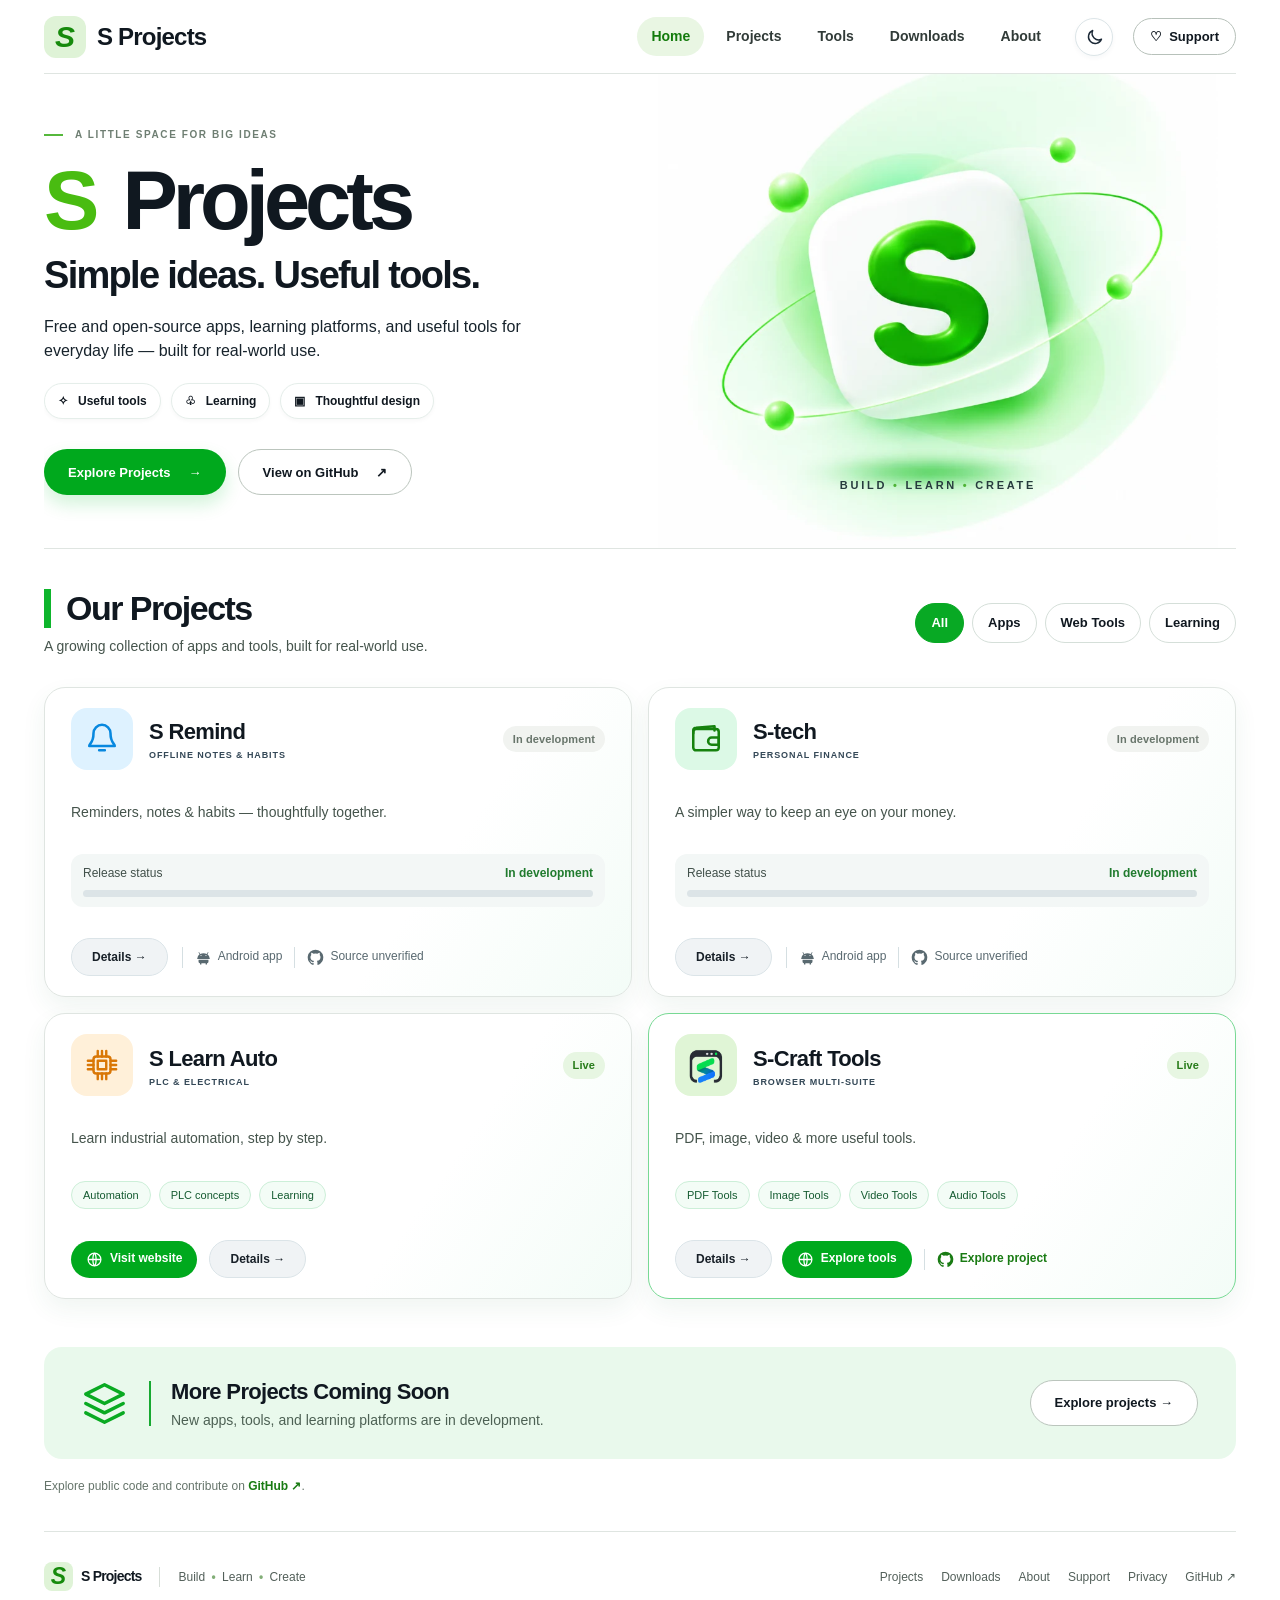
<file: index.html>
<!doctype html><html lang="en"><head><meta charset="utf-8"><meta name="viewport" content="width=device-width,initial-scale=1"><title>Simple ideas. Useful tools. | S Projects</title><meta name="description" content="Explore apps, learning platforms, and useful tools from S Projects."><meta property="og:type" content="website"><meta property="og:title" content="Simple ideas. Useful tools. | S Projects"><meta property="og:description" content="Explore apps, learning platforms, and useful tools from S Projects."><meta name="twitter:card" content="summary"><link rel="icon" href="/assets/favicon.svg" type="image/svg+xml"><link rel="stylesheet" href="/assets/style.css"><script src="/assets/main.js" defer></script></head><body><a class="skip" href="#main">Skip to content</a><header class="site-header wrap"><a class="brand" href="/" aria-label="S Projects home"><span class="brand-mark">S</span><span>S Projects</span></a><button class="menu-toggle" type="button" aria-expanded="false" aria-controls="navigation">Menu <span aria-hidden="true">☰</span></button><nav id="navigation" aria-label="Main navigation"><a aria-current=page href="/">Home</a><a  href="/projects/">Projects</a><a  href="/tools/">Tools</a><a  href="/downloads/">Downloads</a><a  href="/about/">About</a><a class="mobile-support" href="/support/">Support</a></nav><button class="theme-toggle" type="button" aria-label="Switch to dark theme" aria-pressed="false"><svg viewBox="0 0 24 24" fill="none" stroke="currentColor" stroke-width="1.8" stroke-linecap="round" stroke-linejoin="round" aria-hidden="true"><path d="M20.8 14.2A8.3 8.3 0 0 1 9.8 3.2 8.5 8.5 0 1 0 20.8 14.2Z"/></svg></button><div class="header-actions"><a class="github-link" href="https://github.com/s-creator01" target="_blank" rel="noopener noreferrer"><span class="github-symbol" aria-hidden="true">●</span><span class="sr-only">GitHub</span> <span aria-hidden="true">↗</span></a><a class="support-link" href="/support/">♡ &nbsp;Support</a></div></header><main id="main"><section class="hero wrap"><div class="hero-copy"><p class="eyebrow"><span></span> A LITTLE SPACE FOR BIG IDEAS</p><h1><em>S</em> Projects</h1><h2>Simple ideas. Useful tools.</h2><p>Free and open-source apps, learning platforms, and useful tools for everyday life — built for real-world use.</p><div class="hero-badges"><span>✧ &nbsp; Useful tools</span><span>♧ &nbsp; Learning</span><span>▣ &nbsp; Thoughtful design</span></div><div class="hero-actions"><a class="button primary" href="#projects">Explore Projects <span aria-hidden="true">→</span></a><a class="button secondary" href="https://github.com/s-creator01" target="_blank" rel="noopener noreferrer">View on GitHub <span aria-hidden="true">↗</span></a></div></div><div class="hero-art" aria-hidden="true"><img class="hero-illustration" src="/assets/hero-illustration.webp" alt=""><div class="orbit orbit-one"></div><div class="orbit orbit-two"></div><div class="orbital-ring"></div><div class="dot"></div><div class="hero-tile"><span>S</span></div><div class="art-label">BUILD <i>•</i> LEARN <i>•</i> CREATE</div></div></section><section class="projects-section wrap" id="projects"><div class="section-heading project-section-heading"><div><h2>Our Projects</h2><p>A growing collection of apps and tools, built for real-world use.</p></div><div class="filters" role="group" aria-label="Filter projects"><button type="button" data-filter="all" aria-pressed="true">All</button><button type="button" data-filter="apps" aria-pressed="false">Apps</button><button type="button" data-filter="tools" aria-pressed="false">Web Tools</button><button type="button" data-filter="learning" aria-pressed="false">Learning</button></div></div><div class="project-grid home-grid"><article class="project-card remind-card" data-category="apps"><div class="card-heading"><div class="card-icon remind" aria-hidden="true"><svg viewBox="0 0 24 24" fill="none" stroke="currentColor" stroke-width="1.8" stroke-linecap="round" stroke-linejoin="round"><path d="M18 8a6 6 0 0 0-12 0c0 7-3 7-3 9h18c0-2-3-2-3-9M10 20h4"/></svg></div><div class="card-title"><h3>S Remind</h3><span class="card-subtitle">OFFLINE NOTES & HABITS</span></div><span class="status ">In development</span></div><p>Reminders, notes &amp; habits — thoughtfully together.</p><div class="availability"><div><span>Release status</span><strong>In development</strong></div><div class="status-track" aria-hidden="true"></div></div><div class="card-links"><a class="card-detail" href="/projects/s-remind/">Details <span aria-hidden="true">→</span></a><span class="card-action muted-action"><svg viewBox="0 0 24 24" aria-hidden="true"><path fill="currentColor" d="M6.4 7.5 4.9 4.9l.8-.5 1.6 2.7a11 11 0 0 1 9.4 0l1.6-2.7.8.5-1.5 2.6A8.4 8.4 0 0 1 21 14H3a8.4 8.4 0 0 1 3.4-6.5ZM8.5 10a.8.8 0 1 0 0-1.6.8.8 0 0 0 0 1.6Zm7 0a.8.8 0 1 0 0-1.6.8.8 0 0 0 0 1.6ZM5 15h14v3a2 2 0 0 1-2 2v2h-2v-2H9v2H7v-2a2 2 0 0 1-2-2v-3Z"/></svg><span>Android app</span></span><span class="card-action muted-action"><svg viewBox="0 0 24 24" aria-hidden="true"><path fill="currentColor" d="M12 .9a11.1 11.1 0 0 0-3.5 21.6c.55.1.76-.24.76-.54v-2.1c-3.1.67-3.76-1.3-3.76-1.3-.5-1.28-1.24-1.62-1.24-1.62-1.01-.7.08-.68.08-.68 1.12.08 1.7 1.15 1.7 1.15 1 1.7 2.6 1.21 3.23.92.1-.72.39-1.21.71-1.49-2.47-.28-5.07-1.24-5.07-5.5 0-1.22.43-2.2 1.14-2.98-.12-.28-.5-1.4.1-2.93 0 0 .93-.3 3.05 1.14a10.6 10.6 0 0 1 5.56 0c2.12-1.43 3.04-1.14 3.04-1.14.61 1.53.23 2.65.11 2.93a4.28 4.28 0 0 1 1.14 2.98c0 4.27-2.6 5.22-5.08 5.5.4.35.75 1.02.75 2.06v3.06c0 .3.2.65.77.54A11.1 11.1 0 0 0 12 .9Z"/></svg><span>Source unverified</span></span></div></article><article class="project-card stech-card" data-category="apps"><div class="card-heading"><div class="card-icon stech" aria-hidden="true"><svg viewBox="0 0 24 24" fill="none" stroke="currentColor" stroke-width="1.8" stroke-linecap="round" stroke-linejoin="round"><rect x="3" y="5" width="18" height="15" rx="2"/><path d="M3 8V6a2 2 0 0 1 2-2l13-1v3M16 11h5v5h-5a2.5 2.5 0 0 1 0-5Z"/></svg></div><div class="card-title"><h3>S-tech</h3><span class="card-subtitle">PERSONAL FINANCE</span></div><span class="status ">In development</span></div><p>A simpler way to keep an eye on your money.</p><div class="availability"><div><span>Release status</span><strong>In development</strong></div><div class="status-track" aria-hidden="true"></div></div><div class="card-links"><a class="card-detail" href="/projects/s-tech/">Details <span aria-hidden="true">→</span></a><span class="card-action muted-action"><svg viewBox="0 0 24 24" aria-hidden="true"><path fill="currentColor" d="M6.4 7.5 4.9 4.9l.8-.5 1.6 2.7a11 11 0 0 1 9.4 0l1.6-2.7.8.5-1.5 2.6A8.4 8.4 0 0 1 21 14H3a8.4 8.4 0 0 1 3.4-6.5ZM8.5 10a.8.8 0 1 0 0-1.6.8.8 0 0 0 0 1.6Zm7 0a.8.8 0 1 0 0-1.6.8.8 0 0 0 0 1.6ZM5 15h14v3a2 2 0 0 1-2 2v2h-2v-2H9v2H7v-2a2 2 0 0 1-2-2v-3Z"/></svg><span>Android app</span></span><span class="card-action muted-action"><svg viewBox="0 0 24 24" aria-hidden="true"><path fill="currentColor" d="M12 .9a11.1 11.1 0 0 0-3.5 21.6c.55.1.76-.24.76-.54v-2.1c-3.1.67-3.76-1.3-3.76-1.3-.5-1.28-1.24-1.62-1.24-1.62-1.01-.7.08-.68.08-.68 1.12.08 1.7 1.15 1.7 1.15 1 1.7 2.6 1.21 3.23.92.1-.72.39-1.21.71-1.49-2.47-.28-5.07-1.24-5.07-5.5 0-1.22.43-2.2 1.14-2.98-.12-.28-.5-1.4.1-2.93 0 0 .93-.3 3.05 1.14a10.6 10.6 0 0 1 5.56 0c2.12-1.43 3.04-1.14 3.04-1.14.61 1.53.23 2.65.11 2.93a4.28 4.28 0 0 1 1.14 2.98c0 4.27-2.6 5.22-5.08 5.5.4.35.75 1.02.75 2.06v3.06c0 .3.2.65.77.54A11.1 11.1 0 0 0 12 .9Z"/></svg><span>Source unverified</span></span></div></article><article class="project-card learn-card" data-category="learning"><div class="card-heading"><div class="card-icon learn" aria-hidden="true"><svg viewBox="0 0 24 24" fill="none" stroke="currentColor" stroke-width="1.7" stroke-linecap="round" stroke-linejoin="round"><rect x="6" y="6" width="12" height="12" rx="2"/><path d="M9 9h6v6H9zM9 2v4M12 2v4M15 2v4M9 18v4M12 18v4M15 18v4M2 9h4M2 12h4M2 15h4M18 9h4M18 12h4M18 15h4"/></svg></div><div class="card-title"><h3>S Learn Auto</h3><span class="card-subtitle">PLC & ELECTRICAL</span></div><span class="status live">Live</span></div><p>Learn industrial automation, step by step.</p><div class="feature-tags"><span>Automation</span><span>PLC concepts</span><span>Learning</span></div><div class="card-links"><a class="card-action card-primary" href="https://slearnauto.com/" target="_blank" rel="noopener noreferrer"><svg viewBox="0 0 24 24" fill="none" stroke="currentColor" stroke-width="1.8" aria-hidden="true"><circle cx="12" cy="12" r="9"/><path d="M3 12h18M12 3c3 3 3 15 0 18M12 3c-3 3-3 15 0 18"/></svg><span>Visit website</span></a><a class="card-detail" href="/projects/s-learn-auto/">Details <span aria-hidden="true">→</span></a></div></article><article class="project-card craft-card" data-category="tools"><div class="card-heading"><div class="card-icon craft" aria-hidden="true"><img class="project-logo" src="/assets/scraft-logo.png" alt=""></div><div class="card-title"><h3>S-Craft Tools</h3><span class="card-subtitle">BROWSER MULTI-SUITE</span></div><span class="status live">Live</span></div><p>PDF, image, video &amp; more useful tools.</p><div class="feature-tags"><span>PDF Tools</span><span>Image Tools</span><span>Video Tools</span><span>Audio Tools</span></div><div class="card-links"><a class="card-detail" href="/projects/s-craft/">Details <span aria-hidden="true">→</span></a><a class="card-action card-primary" href="https://s-creator01.github.io/s-craft-tools/" target="_blank" rel="noopener noreferrer"><svg viewBox="0 0 24 24" fill="none" stroke="currentColor" stroke-width="1.8" aria-hidden="true"><circle cx="12" cy="12" r="9"/><path d="M3 12h18M12 3c3 3 3 15 0 18M12 3c-3 3-3 15 0 18"/></svg><span>Explore tools</span></a><a class="card-action " href="https://github.com/s-creator01/s-craft-tools" target="_blank" rel="noopener noreferrer"><svg viewBox="0 0 24 24" aria-hidden="true"><path fill="currentColor" d="M12 .9a11.1 11.1 0 0 0-3.5 21.6c.55.1.76-.24.76-.54v-2.1c-3.1.67-3.76-1.3-3.76-1.3-.5-1.28-1.24-1.62-1.24-1.62-1.01-.7.08-.68.08-.68 1.12.08 1.7 1.15 1.7 1.15 1 1.7 2.6 1.21 3.23.92.1-.72.39-1.21.71-1.49-2.47-.28-5.07-1.24-5.07-5.5 0-1.22.43-2.2 1.14-2.98-.12-.28-.5-1.4.1-2.93 0 0 .93-.3 3.05 1.14a10.6 10.6 0 0 1 5.56 0c2.12-1.43 3.04-1.14 3.04-1.14.61 1.53.23 2.65.11 2.93a4.28 4.28 0 0 1 1.14 2.98c0 4.27-2.6 5.22-5.08 5.5.4.35.75 1.02.75 2.06v3.06c0 .3.2.65.77.54A11.1 11.1 0 0 0 12 .9Z"/></svg><span>Explore project</span></a></div></article></div><div class="more-banner"><div class="more-icon" aria-hidden="true"><svg viewBox="0 0 24 24" fill="none" stroke="currentColor" stroke-width="1.8" stroke-linejoin="round" stroke-linecap="round"><path d="m12 2 10 5-10 5L2 7l10-5ZM2 12l10 5 10-5M2 17l10 5 10-5"/></svg></div><div><h3>More Projects Coming Soon</h3><p>New apps, tools, and learning platforms are in development.</p></div><a class="button secondary" href="/projects/">Explore projects →</a></div><div class="open-source-line">Explore public code and contribute on <a class="" href="https://github.com/s-creator01" target="_blank" rel="noopener noreferrer">GitHub <span aria-hidden="true">↗</span></a>.</div></section></main><footer class="site-footer wrap"><div class="footer-brand"><a class="brand small" href="/"><span class="brand-mark">S</span><span>S Projects</span></a><span class="footer-divider"></span><span>Build <b>•</b> Learn <b>•</b> Create</span></div><div class="footer-links"><a href="/projects/">Projects</a><a href="/downloads/">Downloads</a><a href="/about/">About</a><a href="/support/">Support</a><a href="/privacy/">Privacy</a><a class="" href="https://github.com/s-creator01" target="_blank" rel="noopener noreferrer">GitHub <span aria-hidden="true">↗</span></a></div></footer></body></html>
</file>
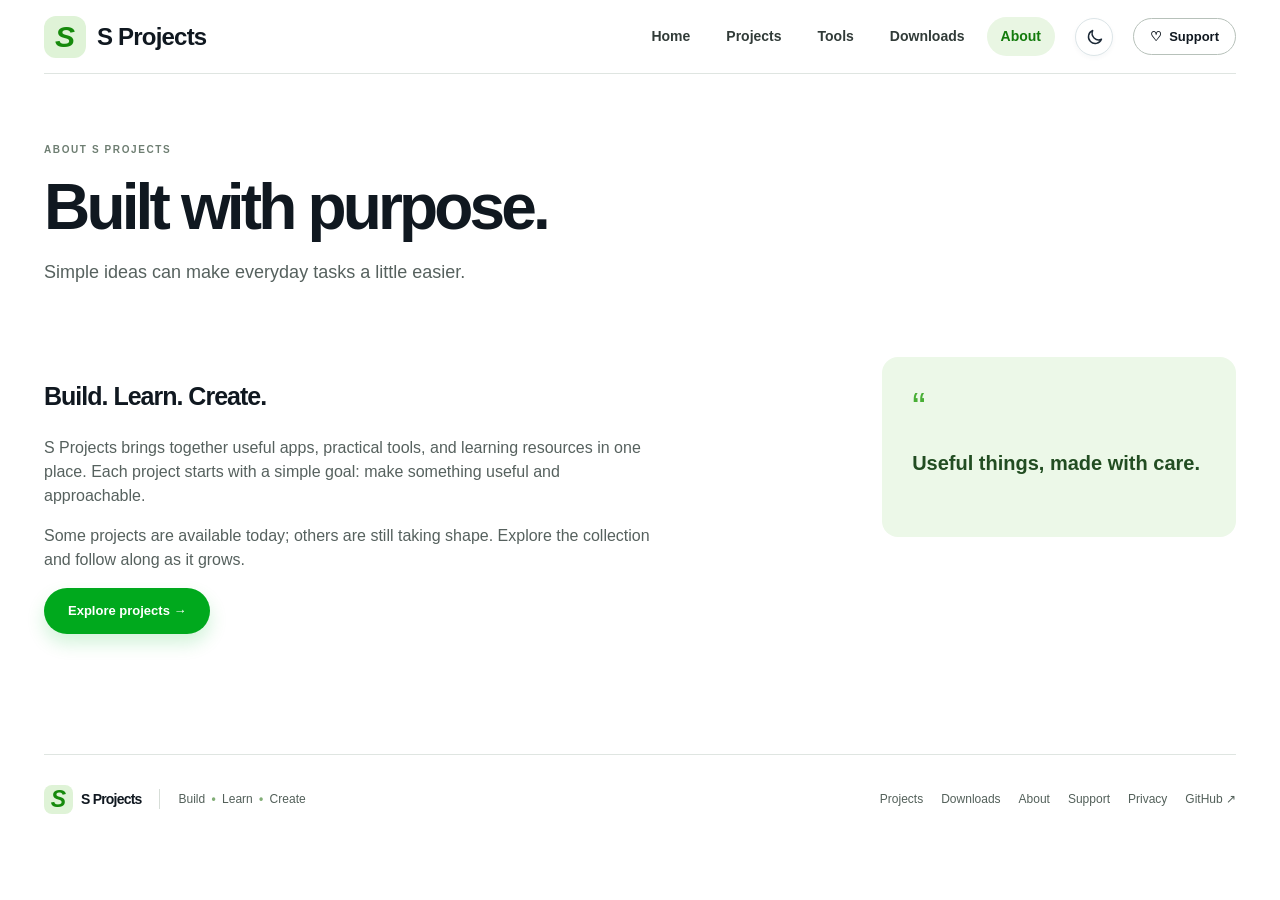
<file: about/index.html>
<!doctype html><html lang="en"><head><meta charset="utf-8"><meta name="viewport" content="width=device-width,initial-scale=1"><title>About | S Projects</title><meta name="description" content="Learn about S Projects."><meta property="og:type" content="website"><meta property="og:title" content="About | S Projects"><meta property="og:description" content="Learn about S Projects."><meta name="twitter:card" content="summary"><link rel="icon" href="/assets/favicon.svg" type="image/svg+xml"><link rel="stylesheet" href="/assets/style.css"><script src="/assets/main.js" defer></script></head><body><a class="skip" href="#main">Skip to content</a><header class="site-header wrap"><a class="brand" href="/" aria-label="S Projects home"><span class="brand-mark">S</span><span>S Projects</span></a><button class="menu-toggle" type="button" aria-expanded="false" aria-controls="navigation">Menu <span aria-hidden="true">☰</span></button><nav id="navigation" aria-label="Main navigation"><a  href="/">Home</a><a  href="/projects/">Projects</a><a  href="/tools/">Tools</a><a  href="/downloads/">Downloads</a><a aria-current=page href="/about/">About</a><a class="mobile-support" href="/support/">Support</a></nav><button class="theme-toggle" type="button" aria-label="Switch to dark theme" aria-pressed="false"><svg viewBox="0 0 24 24" fill="none" stroke="currentColor" stroke-width="1.8" stroke-linecap="round" stroke-linejoin="round" aria-hidden="true"><path d="M20.8 14.2A8.3 8.3 0 0 1 9.8 3.2 8.5 8.5 0 1 0 20.8 14.2Z"/></svg></button><div class="header-actions"><a class="github-link" href="https://github.com/s-creator01" target="_blank" rel="noopener noreferrer"><span class="github-symbol" aria-hidden="true">●</span><span class="sr-only">GitHub</span> <span aria-hidden="true">↗</span></a><a class="support-link" href="/support/">♡ &nbsp;Support</a></div></header><main id="main"><section class="page-intro wrap"><p class="eyebrow">ABOUT S PROJECTS</p><h1>Built with purpose.</h1><p>Simple ideas can make everyday tasks a little easier.</p></section><section class="wrap prose-layout"><div><h2>Build. Learn. Create.</h2><p>S Projects brings together useful apps, practical tools, and learning resources in one place. Each project starts with a simple goal: make something useful and approachable.</p><p>Some projects are available today; others are still taking shape. Explore the collection and follow along as it grows.</p><a class="button primary" href="/projects/">Explore projects →</a></div><div class="quote-panel"><span>“</span><p>Useful things, made with care.</p></div></section></main><footer class="site-footer wrap"><div class="footer-brand"><a class="brand small" href="/"><span class="brand-mark">S</span><span>S Projects</span></a><span class="footer-divider"></span><span>Build <b>•</b> Learn <b>•</b> Create</span></div><div class="footer-links"><a href="/projects/">Projects</a><a href="/downloads/">Downloads</a><a href="/about/">About</a><a href="/support/">Support</a><a href="/privacy/">Privacy</a><a class="" href="https://github.com/s-creator01" target="_blank" rel="noopener noreferrer">GitHub <span aria-hidden="true">↗</span></a></div></footer></body></html>
</file>
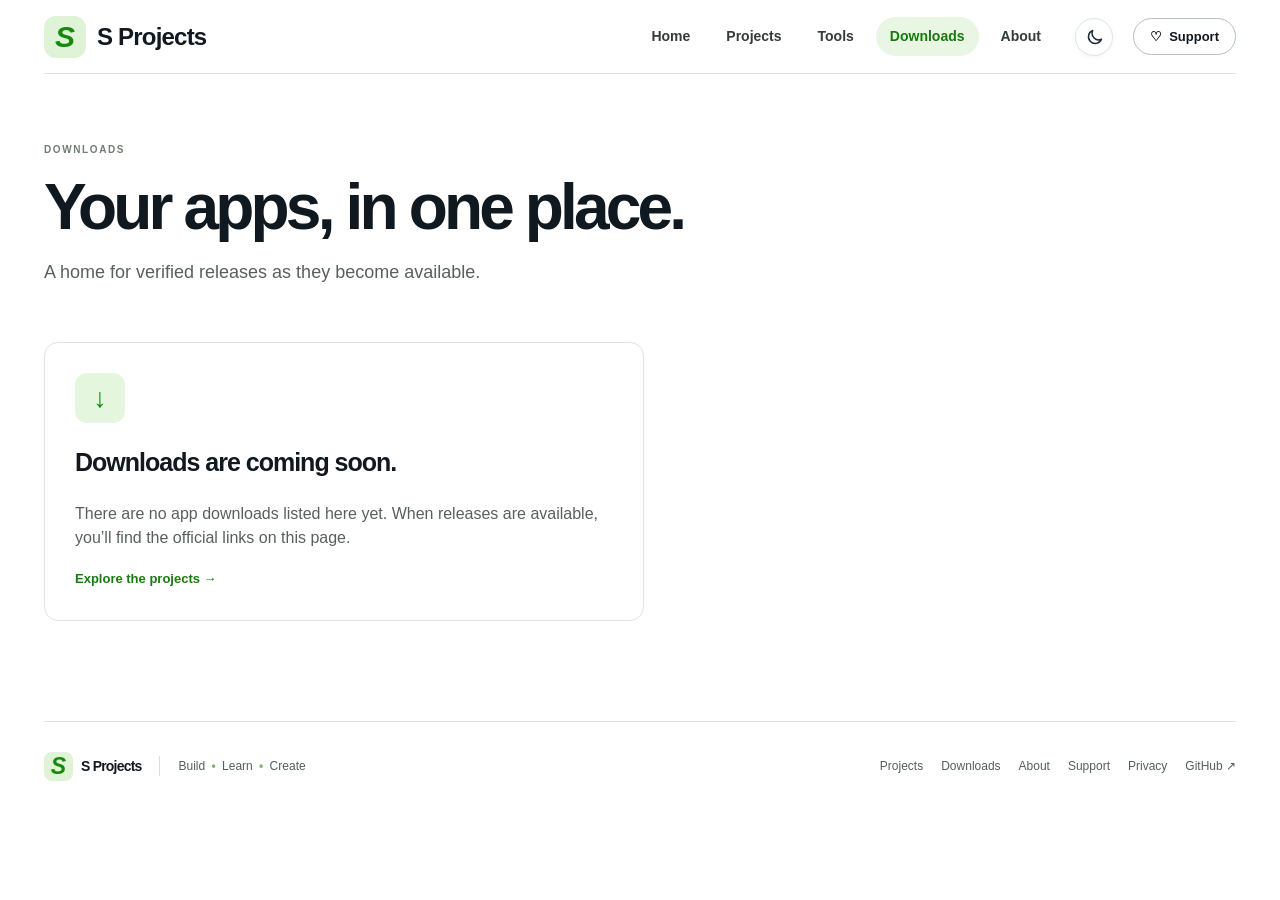
<file: downloads/index.html>
<!doctype html><html lang="en"><head><meta charset="utf-8"><meta name="viewport" content="width=device-width,initial-scale=1"><title>Downloads | S Projects</title><meta name="description" content="Find available S Projects downloads."><meta property="og:type" content="website"><meta property="og:title" content="Downloads | S Projects"><meta property="og:description" content="Find available S Projects downloads."><meta name="twitter:card" content="summary"><link rel="icon" href="/assets/favicon.svg" type="image/svg+xml"><link rel="stylesheet" href="/assets/style.css"><script src="/assets/main.js" defer></script></head><body><a class="skip" href="#main">Skip to content</a><header class="site-header wrap"><a class="brand" href="/" aria-label="S Projects home"><span class="brand-mark">S</span><span>S Projects</span></a><button class="menu-toggle" type="button" aria-expanded="false" aria-controls="navigation">Menu <span aria-hidden="true">☰</span></button><nav id="navigation" aria-label="Main navigation"><a  href="/">Home</a><a  href="/projects/">Projects</a><a  href="/tools/">Tools</a><a aria-current=page href="/downloads/">Downloads</a><a  href="/about/">About</a><a class="mobile-support" href="/support/">Support</a></nav><button class="theme-toggle" type="button" aria-label="Switch to dark theme" aria-pressed="false"><svg viewBox="0 0 24 24" fill="none" stroke="currentColor" stroke-width="1.8" stroke-linecap="round" stroke-linejoin="round" aria-hidden="true"><path d="M20.8 14.2A8.3 8.3 0 0 1 9.8 3.2 8.5 8.5 0 1 0 20.8 14.2Z"/></svg></button><div class="header-actions"><a class="github-link" href="https://github.com/s-creator01" target="_blank" rel="noopener noreferrer"><span class="github-symbol" aria-hidden="true">●</span><span class="sr-only">GitHub</span> <span aria-hidden="true">↗</span></a><a class="support-link" href="/support/">♡ &nbsp;Support</a></div></header><main id="main"><section class="page-intro wrap"><p class="eyebrow">DOWNLOADS</p><h1>Your apps, in one place.</h1><p>A home for verified releases as they become available.</p></section><section class="wrap listing"><div class="empty-state"><span class="empty-icon" aria-hidden="true">↓</span><h2>Downloads are coming soon.</h2><p>There are no app downloads listed here yet. When releases are available, you’ll find the official links on this page.</p><a class="text-link" href="/projects/">Explore the projects →</a></div></section></main><footer class="site-footer wrap"><div class="footer-brand"><a class="brand small" href="/"><span class="brand-mark">S</span><span>S Projects</span></a><span class="footer-divider"></span><span>Build <b>•</b> Learn <b>•</b> Create</span></div><div class="footer-links"><a href="/projects/">Projects</a><a href="/downloads/">Downloads</a><a href="/about/">About</a><a href="/support/">Support</a><a href="/privacy/">Privacy</a><a class="" href="https://github.com/s-creator01" target="_blank" rel="noopener noreferrer">GitHub <span aria-hidden="true">↗</span></a></div></footer></body></html>
</file>
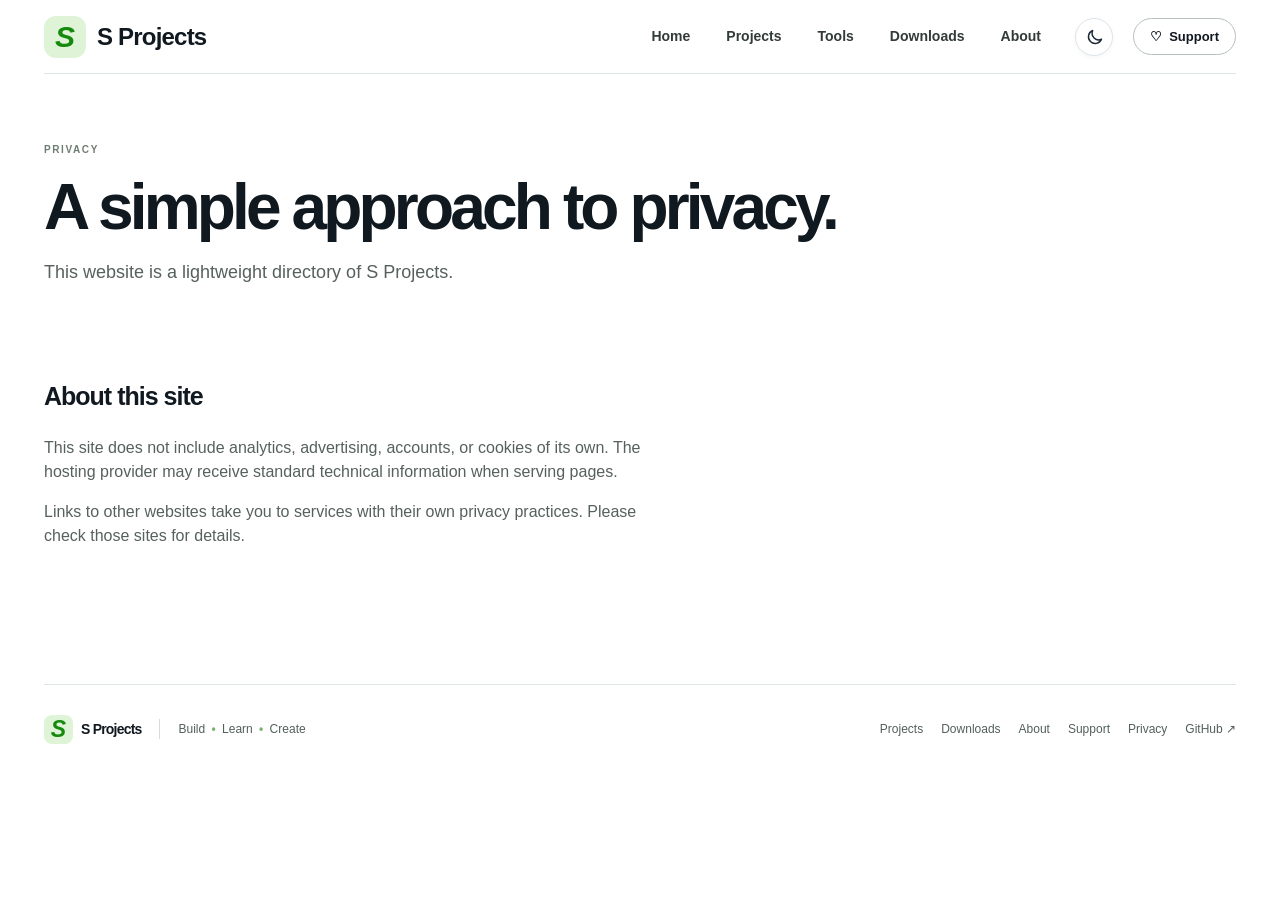
<file: privacy/index.html>
<!doctype html><html lang="en"><head><meta charset="utf-8"><meta name="viewport" content="width=device-width,initial-scale=1"><title>Privacy | S Projects</title><meta name="description" content="Privacy information for S Projects."><meta property="og:type" content="website"><meta property="og:title" content="Privacy | S Projects"><meta property="og:description" content="Privacy information for S Projects."><meta name="twitter:card" content="summary"><link rel="icon" href="/assets/favicon.svg" type="image/svg+xml"><link rel="stylesheet" href="/assets/style.css"><script src="/assets/main.js" defer></script></head><body><a class="skip" href="#main">Skip to content</a><header class="site-header wrap"><a class="brand" href="/" aria-label="S Projects home"><span class="brand-mark">S</span><span>S Projects</span></a><button class="menu-toggle" type="button" aria-expanded="false" aria-controls="navigation">Menu <span aria-hidden="true">☰</span></button><nav id="navigation" aria-label="Main navigation"><a  href="/">Home</a><a  href="/projects/">Projects</a><a  href="/tools/">Tools</a><a  href="/downloads/">Downloads</a><a  href="/about/">About</a><a class="mobile-support" href="/support/">Support</a></nav><button class="theme-toggle" type="button" aria-label="Switch to dark theme" aria-pressed="false"><svg viewBox="0 0 24 24" fill="none" stroke="currentColor" stroke-width="1.8" stroke-linecap="round" stroke-linejoin="round" aria-hidden="true"><path d="M20.8 14.2A8.3 8.3 0 0 1 9.8 3.2 8.5 8.5 0 1 0 20.8 14.2Z"/></svg></button><div class="header-actions"><a class="github-link" href="https://github.com/s-creator01" target="_blank" rel="noopener noreferrer"><span class="github-symbol" aria-hidden="true">●</span><span class="sr-only">GitHub</span> <span aria-hidden="true">↗</span></a><a class="support-link" href="/support/">♡ &nbsp;Support</a></div></header><main id="main"><section class="page-intro wrap"><p class="eyebrow">PRIVACY</p><h1>A simple approach to privacy.</h1><p>This website is a lightweight directory of S Projects.</p></section><section class="wrap prose-layout"><div><h2>About this site</h2><p>This site does not include analytics, advertising, accounts, or cookies of its own. The hosting provider may receive standard technical information when serving pages.</p><p>Links to other websites take you to services with their own privacy practices. Please check those sites for details.</p></div></section></main><footer class="site-footer wrap"><div class="footer-brand"><a class="brand small" href="/"><span class="brand-mark">S</span><span>S Projects</span></a><span class="footer-divider"></span><span>Build <b>•</b> Learn <b>•</b> Create</span></div><div class="footer-links"><a href="/projects/">Projects</a><a href="/downloads/">Downloads</a><a href="/about/">About</a><a href="/support/">Support</a><a href="/privacy/">Privacy</a><a class="" href="https://github.com/s-creator01" target="_blank" rel="noopener noreferrer">GitHub <span aria-hidden="true">↗</span></a></div></footer></body></html>
</file>
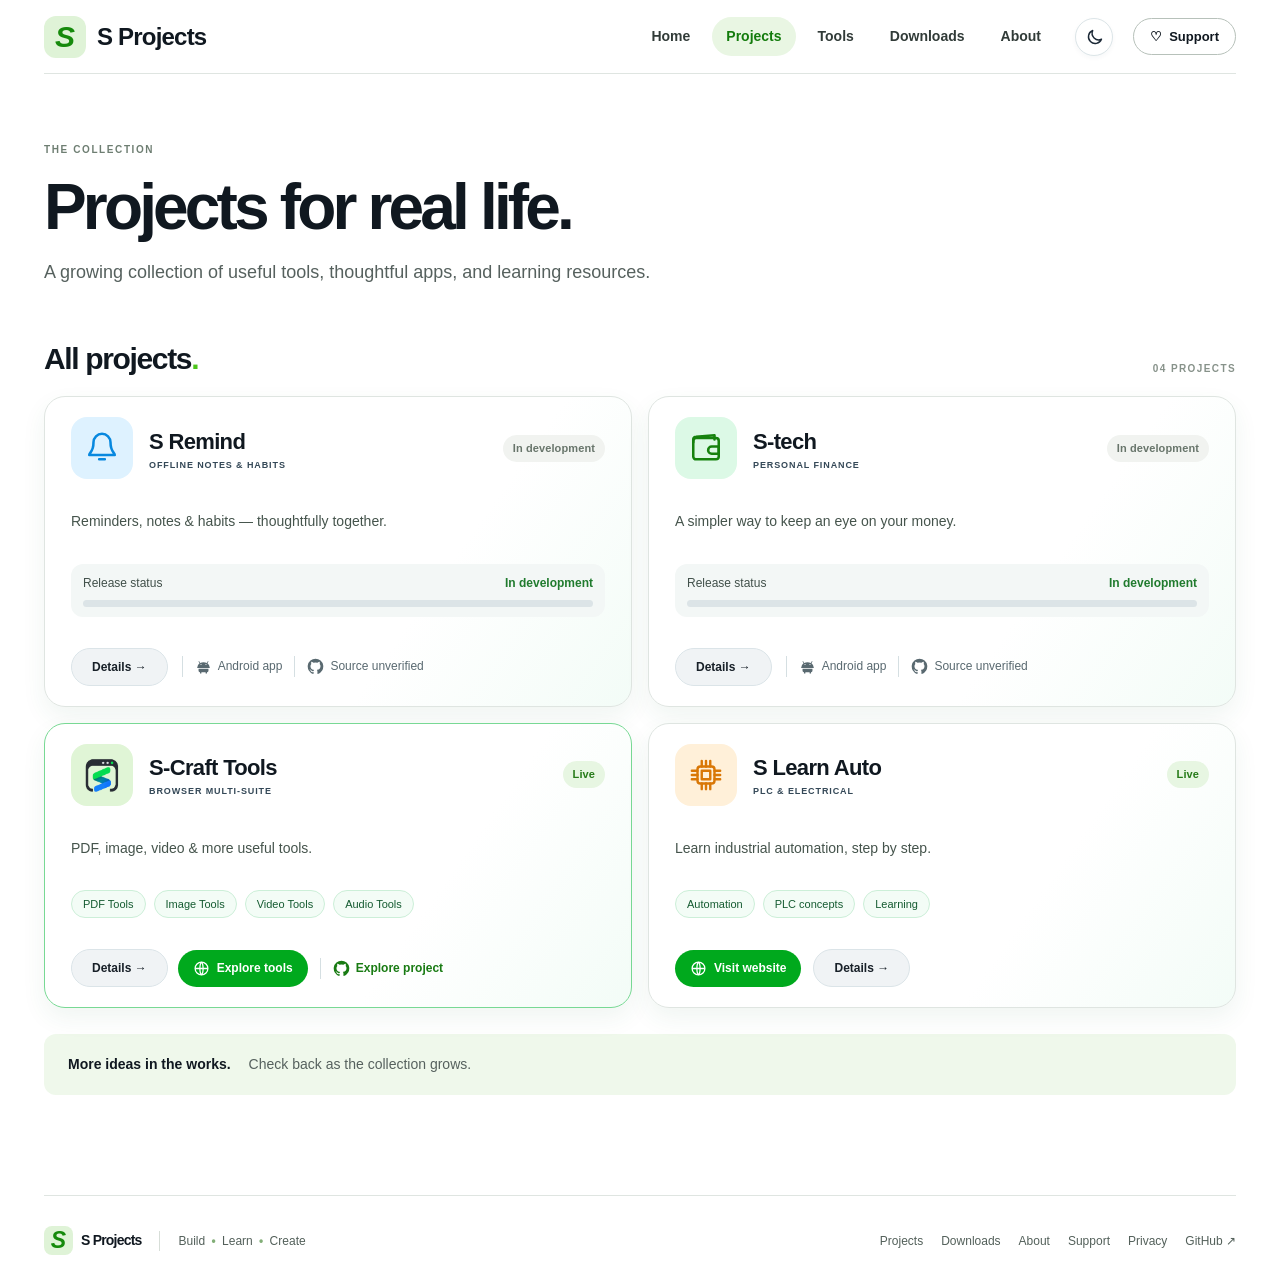
<file: projects/index.html>
<!doctype html><html lang="en"><head><meta charset="utf-8"><meta name="viewport" content="width=device-width,initial-scale=1"><title>All Projects | S Projects</title><meta name="description" content="Explore the S Projects collection."><meta property="og:type" content="website"><meta property="og:title" content="All Projects | S Projects"><meta property="og:description" content="Explore the S Projects collection."><meta name="twitter:card" content="summary"><link rel="icon" href="/assets/favicon.svg" type="image/svg+xml"><link rel="stylesheet" href="/assets/style.css"><script src="/assets/main.js" defer></script></head><body><a class="skip" href="#main">Skip to content</a><header class="site-header wrap"><a class="brand" href="/" aria-label="S Projects home"><span class="brand-mark">S</span><span>S Projects</span></a><button class="menu-toggle" type="button" aria-expanded="false" aria-controls="navigation">Menu <span aria-hidden="true">☰</span></button><nav id="navigation" aria-label="Main navigation"><a  href="/">Home</a><a aria-current=page href="/projects/">Projects</a><a  href="/tools/">Tools</a><a  href="/downloads/">Downloads</a><a  href="/about/">About</a><a class="mobile-support" href="/support/">Support</a></nav><button class="theme-toggle" type="button" aria-label="Switch to dark theme" aria-pressed="false"><svg viewBox="0 0 24 24" fill="none" stroke="currentColor" stroke-width="1.8" stroke-linecap="round" stroke-linejoin="round" aria-hidden="true"><path d="M20.8 14.2A8.3 8.3 0 0 1 9.8 3.2 8.5 8.5 0 1 0 20.8 14.2Z"/></svg></button><div class="header-actions"><a class="github-link" href="https://github.com/s-creator01" target="_blank" rel="noopener noreferrer"><span class="github-symbol" aria-hidden="true">●</span><span class="sr-only">GitHub</span> <span aria-hidden="true">↗</span></a><a class="support-link" href="/support/">♡ &nbsp;Support</a></div></header><main id="main"><section class="page-intro wrap"><p class="eyebrow">THE COLLECTION</p><h1>Projects for real life.</h1><p>A growing collection of useful tools, thoughtful apps, and learning resources.</p></section><section class="wrap listing"><div class="section-heading"><h2>All projects<span class="green-dot">.</span></h2><span class="listing-count">04 PROJECTS</span></div><div class="project-grid"><article class="project-card remind-card" data-category="apps"><div class="card-heading"><div class="card-icon remind" aria-hidden="true"><svg viewBox="0 0 24 24" fill="none" stroke="currentColor" stroke-width="1.8" stroke-linecap="round" stroke-linejoin="round"><path d="M18 8a6 6 0 0 0-12 0c0 7-3 7-3 9h18c0-2-3-2-3-9M10 20h4"/></svg></div><div class="card-title"><h3>S Remind</h3><span class="card-subtitle">OFFLINE NOTES & HABITS</span></div><span class="status ">In development</span></div><p>Reminders, notes &amp; habits — thoughtfully together.</p><div class="availability"><div><span>Release status</span><strong>In development</strong></div><div class="status-track" aria-hidden="true"></div></div><div class="card-links"><a class="card-detail" href="/projects/s-remind/">Details <span aria-hidden="true">→</span></a><span class="card-action muted-action"><svg viewBox="0 0 24 24" aria-hidden="true"><path fill="currentColor" d="M6.4 7.5 4.9 4.9l.8-.5 1.6 2.7a11 11 0 0 1 9.4 0l1.6-2.7.8.5-1.5 2.6A8.4 8.4 0 0 1 21 14H3a8.4 8.4 0 0 1 3.4-6.5ZM8.5 10a.8.8 0 1 0 0-1.6.8.8 0 0 0 0 1.6Zm7 0a.8.8 0 1 0 0-1.6.8.8 0 0 0 0 1.6ZM5 15h14v3a2 2 0 0 1-2 2v2h-2v-2H9v2H7v-2a2 2 0 0 1-2-2v-3Z"/></svg><span>Android app</span></span><span class="card-action muted-action"><svg viewBox="0 0 24 24" aria-hidden="true"><path fill="currentColor" d="M12 .9a11.1 11.1 0 0 0-3.5 21.6c.55.1.76-.24.76-.54v-2.1c-3.1.67-3.76-1.3-3.76-1.3-.5-1.28-1.24-1.62-1.24-1.62-1.01-.7.08-.68.08-.68 1.12.08 1.7 1.15 1.7 1.15 1 1.7 2.6 1.21 3.23.92.1-.72.39-1.21.71-1.49-2.47-.28-5.07-1.24-5.07-5.5 0-1.22.43-2.2 1.14-2.98-.12-.28-.5-1.4.1-2.93 0 0 .93-.3 3.05 1.14a10.6 10.6 0 0 1 5.56 0c2.12-1.43 3.04-1.14 3.04-1.14.61 1.53.23 2.65.11 2.93a4.28 4.28 0 0 1 1.14 2.98c0 4.27-2.6 5.22-5.08 5.5.4.35.75 1.02.75 2.06v3.06c0 .3.2.65.77.54A11.1 11.1 0 0 0 12 .9Z"/></svg><span>Source unverified</span></span></div></article><article class="project-card stech-card" data-category="apps"><div class="card-heading"><div class="card-icon stech" aria-hidden="true"><svg viewBox="0 0 24 24" fill="none" stroke="currentColor" stroke-width="1.8" stroke-linecap="round" stroke-linejoin="round"><rect x="3" y="5" width="18" height="15" rx="2"/><path d="M3 8V6a2 2 0 0 1 2-2l13-1v3M16 11h5v5h-5a2.5 2.5 0 0 1 0-5Z"/></svg></div><div class="card-title"><h3>S-tech</h3><span class="card-subtitle">PERSONAL FINANCE</span></div><span class="status ">In development</span></div><p>A simpler way to keep an eye on your money.</p><div class="availability"><div><span>Release status</span><strong>In development</strong></div><div class="status-track" aria-hidden="true"></div></div><div class="card-links"><a class="card-detail" href="/projects/s-tech/">Details <span aria-hidden="true">→</span></a><span class="card-action muted-action"><svg viewBox="0 0 24 24" aria-hidden="true"><path fill="currentColor" d="M6.4 7.5 4.9 4.9l.8-.5 1.6 2.7a11 11 0 0 1 9.4 0l1.6-2.7.8.5-1.5 2.6A8.4 8.4 0 0 1 21 14H3a8.4 8.4 0 0 1 3.4-6.5ZM8.5 10a.8.8 0 1 0 0-1.6.8.8 0 0 0 0 1.6Zm7 0a.8.8 0 1 0 0-1.6.8.8 0 0 0 0 1.6ZM5 15h14v3a2 2 0 0 1-2 2v2h-2v-2H9v2H7v-2a2 2 0 0 1-2-2v-3Z"/></svg><span>Android app</span></span><span class="card-action muted-action"><svg viewBox="0 0 24 24" aria-hidden="true"><path fill="currentColor" d="M12 .9a11.1 11.1 0 0 0-3.5 21.6c.55.1.76-.24.76-.54v-2.1c-3.1.67-3.76-1.3-3.76-1.3-.5-1.28-1.24-1.62-1.24-1.62-1.01-.7.08-.68.08-.68 1.12.08 1.7 1.15 1.7 1.15 1 1.7 2.6 1.21 3.23.92.1-.72.39-1.21.71-1.49-2.47-.28-5.07-1.24-5.07-5.5 0-1.22.43-2.2 1.14-2.98-.12-.28-.5-1.4.1-2.93 0 0 .93-.3 3.05 1.14a10.6 10.6 0 0 1 5.56 0c2.12-1.43 3.04-1.14 3.04-1.14.61 1.53.23 2.65.11 2.93a4.28 4.28 0 0 1 1.14 2.98c0 4.27-2.6 5.22-5.08 5.5.4.35.75 1.02.75 2.06v3.06c0 .3.2.65.77.54A11.1 11.1 0 0 0 12 .9Z"/></svg><span>Source unverified</span></span></div></article><article class="project-card craft-card" data-category="tools"><div class="card-heading"><div class="card-icon craft" aria-hidden="true"><img class="project-logo" src="/assets/scraft-logo.png" alt=""></div><div class="card-title"><h3>S-Craft Tools</h3><span class="card-subtitle">BROWSER MULTI-SUITE</span></div><span class="status live">Live</span></div><p>PDF, image, video &amp; more useful tools.</p><div class="feature-tags"><span>PDF Tools</span><span>Image Tools</span><span>Video Tools</span><span>Audio Tools</span></div><div class="card-links"><a class="card-detail" href="/projects/s-craft/">Details <span aria-hidden="true">→</span></a><a class="card-action card-primary" href="https://s-creator01.github.io/s-craft-tools/" target="_blank" rel="noopener noreferrer"><svg viewBox="0 0 24 24" fill="none" stroke="currentColor" stroke-width="1.8" aria-hidden="true"><circle cx="12" cy="12" r="9"/><path d="M3 12h18M12 3c3 3 3 15 0 18M12 3c-3 3-3 15 0 18"/></svg><span>Explore tools</span></a><a class="card-action " href="https://github.com/s-creator01/s-craft-tools" target="_blank" rel="noopener noreferrer"><svg viewBox="0 0 24 24" aria-hidden="true"><path fill="currentColor" d="M12 .9a11.1 11.1 0 0 0-3.5 21.6c.55.1.76-.24.76-.54v-2.1c-3.1.67-3.76-1.3-3.76-1.3-.5-1.28-1.24-1.62-1.24-1.62-1.01-.7.08-.68.08-.68 1.12.08 1.7 1.15 1.7 1.15 1 1.7 2.6 1.21 3.23.92.1-.72.39-1.21.71-1.49-2.47-.28-5.07-1.24-5.07-5.5 0-1.22.43-2.2 1.14-2.98-.12-.28-.5-1.4.1-2.93 0 0 .93-.3 3.05 1.14a10.6 10.6 0 0 1 5.56 0c2.12-1.43 3.04-1.14 3.04-1.14.61 1.53.23 2.65.11 2.93a4.28 4.28 0 0 1 1.14 2.98c0 4.27-2.6 5.22-5.08 5.5.4.35.75 1.02.75 2.06v3.06c0 .3.2.65.77.54A11.1 11.1 0 0 0 12 .9Z"/></svg><span>Explore project</span></a></div></article><article class="project-card learn-card" data-category="learning"><div class="card-heading"><div class="card-icon learn" aria-hidden="true"><svg viewBox="0 0 24 24" fill="none" stroke="currentColor" stroke-width="1.7" stroke-linecap="round" stroke-linejoin="round"><rect x="6" y="6" width="12" height="12" rx="2"/><path d="M9 9h6v6H9zM9 2v4M12 2v4M15 2v4M9 18v4M12 18v4M15 18v4M2 9h4M2 12h4M2 15h4M18 9h4M18 12h4M18 15h4"/></svg></div><div class="card-title"><h3>S Learn Auto</h3><span class="card-subtitle">PLC & ELECTRICAL</span></div><span class="status live">Live</span></div><p>Learn industrial automation, step by step.</p><div class="feature-tags"><span>Automation</span><span>PLC concepts</span><span>Learning</span></div><div class="card-links"><a class="card-action card-primary" href="https://slearnauto.com/" target="_blank" rel="noopener noreferrer"><svg viewBox="0 0 24 24" fill="none" stroke="currentColor" stroke-width="1.8" aria-hidden="true"><circle cx="12" cy="12" r="9"/><path d="M3 12h18M12 3c3 3 3 15 0 18M12 3c-3 3-3 15 0 18"/></svg><span>Visit website</span></a><a class="card-detail" href="/projects/s-learn-auto/">Details <span aria-hidden="true">→</span></a></div></article></div><div class="note-band"><strong>More ideas in the works.</strong><span>Check back as the collection grows.</span></div></section></main><footer class="site-footer wrap"><div class="footer-brand"><a class="brand small" href="/"><span class="brand-mark">S</span><span>S Projects</span></a><span class="footer-divider"></span><span>Build <b>•</b> Learn <b>•</b> Create</span></div><div class="footer-links"><a href="/projects/">Projects</a><a href="/downloads/">Downloads</a><a href="/about/">About</a><a href="/support/">Support</a><a href="/privacy/">Privacy</a><a class="" href="https://github.com/s-creator01" target="_blank" rel="noopener noreferrer">GitHub <span aria-hidden="true">↗</span></a></div></footer></body></html>
</file>
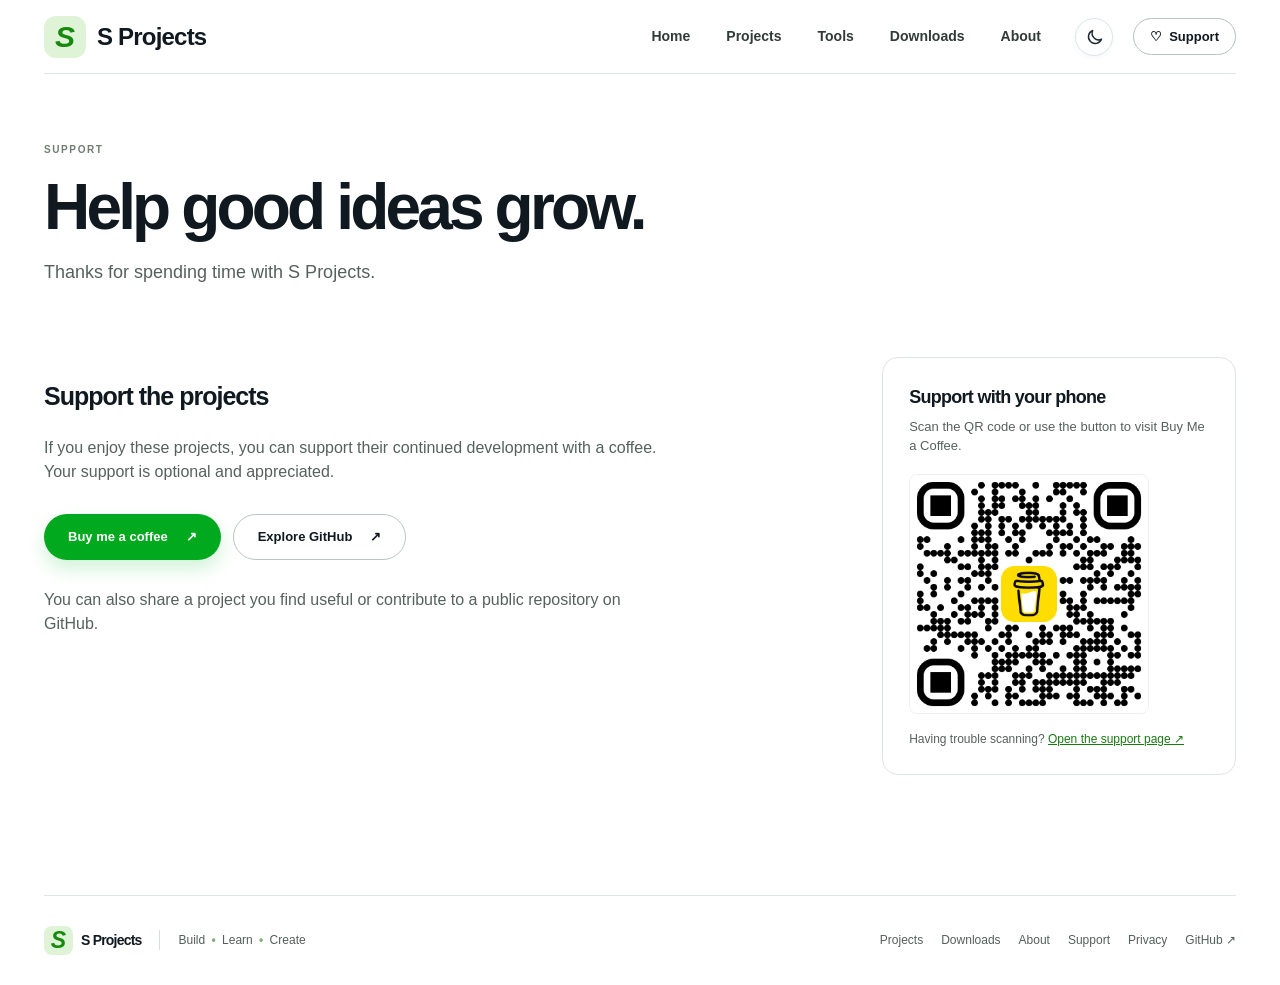
<file: support/index.html>
<!doctype html><html lang="en"><head><meta charset="utf-8"><meta name="viewport" content="width=device-width,initial-scale=1"><title>Support | S Projects</title><meta name="description" content="Support S Projects."><meta property="og:type" content="website"><meta property="og:title" content="Support | S Projects"><meta property="og:description" content="Support S Projects."><meta name="twitter:card" content="summary"><link rel="icon" href="/assets/favicon.svg" type="image/svg+xml"><link rel="stylesheet" href="/assets/style.css"><script src="/assets/main.js" defer></script></head><body><a class="skip" href="#main">Skip to content</a><header class="site-header wrap"><a class="brand" href="/" aria-label="S Projects home"><span class="brand-mark">S</span><span>S Projects</span></a><button class="menu-toggle" type="button" aria-expanded="false" aria-controls="navigation">Menu <span aria-hidden="true">☰</span></button><nav id="navigation" aria-label="Main navigation"><a  href="/">Home</a><a  href="/projects/">Projects</a><a  href="/tools/">Tools</a><a  href="/downloads/">Downloads</a><a  href="/about/">About</a><a class="mobile-support" href="/support/">Support</a></nav><button class="theme-toggle" type="button" aria-label="Switch to dark theme" aria-pressed="false"><svg viewBox="0 0 24 24" fill="none" stroke="currentColor" stroke-width="1.8" stroke-linecap="round" stroke-linejoin="round" aria-hidden="true"><path d="M20.8 14.2A8.3 8.3 0 0 1 9.8 3.2 8.5 8.5 0 1 0 20.8 14.2Z"/></svg></button><div class="header-actions"><a class="github-link" href="https://github.com/s-creator01" target="_blank" rel="noopener noreferrer"><span class="github-symbol" aria-hidden="true">●</span><span class="sr-only">GitHub</span> <span aria-hidden="true">↗</span></a><a class="support-link" href="/support/">♡ &nbsp;Support</a></div></header><main id="main"><section class="page-intro wrap"><p class="eyebrow">SUPPORT</p><h1>Help good ideas grow.</h1><p>Thanks for spending time with S Projects.</p></section><section class="wrap prose-layout support-layout"><div><h2>Support the projects</h2><p>If you enjoy these projects, you can support their continued development with a coffee. Your support is optional and appreciated.</p><div class="hero-actions"><a class="button primary" href="https://buymeacoffee.com/screator01" target="_blank" rel="noopener noreferrer">Buy me a coffee <span aria-hidden="true">↗</span></a><a class="button secondary" href="https://github.com/s-creator01" target="_blank" rel="noopener noreferrer">Explore GitHub <span aria-hidden="true">↗</span></a></div><p>You can also share a project you find useful or contribute to a public repository on GitHub.</p></div><aside class="support-qr"><h2>Support with your phone</h2><p>Scan the QR code or use the button to visit Buy Me a Coffee.</p><img src="/assets/support-qr.png" alt="Buy Me a Coffee support QR code"><p class="qr-fallback">Having trouble scanning? <a class="" href="https://buymeacoffee.com/screator01" target="_blank" rel="noopener noreferrer">Open the support page <span aria-hidden="true">↗</span></a></p></aside></section></main><footer class="site-footer wrap"><div class="footer-brand"><a class="brand small" href="/"><span class="brand-mark">S</span><span>S Projects</span></a><span class="footer-divider"></span><span>Build <b>•</b> Learn <b>•</b> Create</span></div><div class="footer-links"><a href="/projects/">Projects</a><a href="/downloads/">Downloads</a><a href="/about/">About</a><a href="/support/">Support</a><a href="/privacy/">Privacy</a><a class="" href="https://github.com/s-creator01" target="_blank" rel="noopener noreferrer">GitHub <span aria-hidden="true">↗</span></a></div></footer></body></html>
</file>
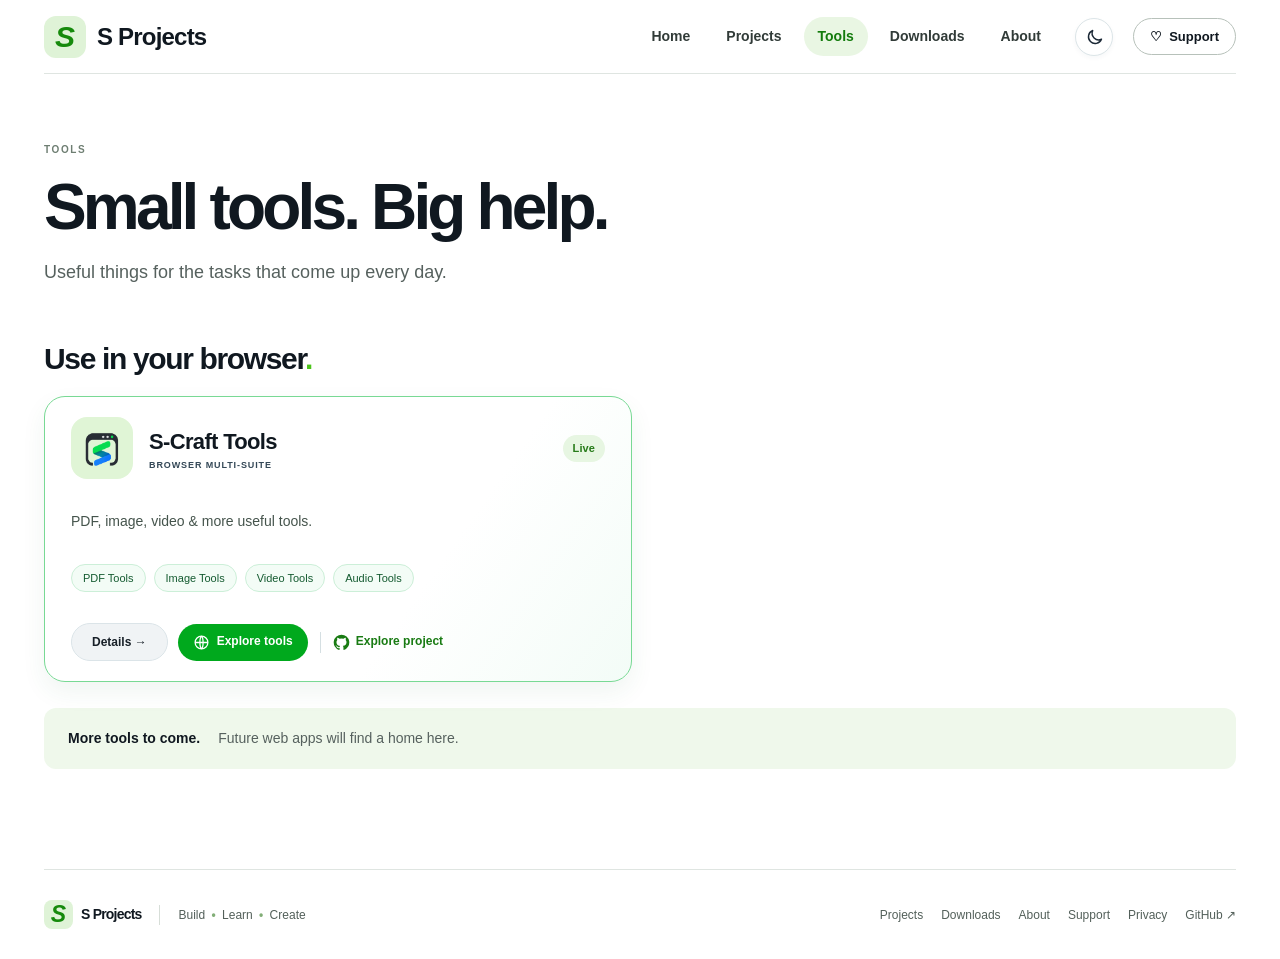
<file: tools/index.html>
<!doctype html><html lang="en"><head><meta charset="utf-8"><meta name="viewport" content="width=device-width,initial-scale=1"><title>Tools | S Projects</title><meta name="description" content="Browser-based tools from S Projects."><meta property="og:type" content="website"><meta property="og:title" content="Tools | S Projects"><meta property="og:description" content="Browser-based tools from S Projects."><meta name="twitter:card" content="summary"><link rel="icon" href="/assets/favicon.svg" type="image/svg+xml"><link rel="stylesheet" href="/assets/style.css"><script src="/assets/main.js" defer></script></head><body><a class="skip" href="#main">Skip to content</a><header class="site-header wrap"><a class="brand" href="/" aria-label="S Projects home"><span class="brand-mark">S</span><span>S Projects</span></a><button class="menu-toggle" type="button" aria-expanded="false" aria-controls="navigation">Menu <span aria-hidden="true">☰</span></button><nav id="navigation" aria-label="Main navigation"><a  href="/">Home</a><a  href="/projects/">Projects</a><a aria-current=page href="/tools/">Tools</a><a  href="/downloads/">Downloads</a><a  href="/about/">About</a><a class="mobile-support" href="/support/">Support</a></nav><button class="theme-toggle" type="button" aria-label="Switch to dark theme" aria-pressed="false"><svg viewBox="0 0 24 24" fill="none" stroke="currentColor" stroke-width="1.8" stroke-linecap="round" stroke-linejoin="round" aria-hidden="true"><path d="M20.8 14.2A8.3 8.3 0 0 1 9.8 3.2 8.5 8.5 0 1 0 20.8 14.2Z"/></svg></button><div class="header-actions"><a class="github-link" href="https://github.com/s-creator01" target="_blank" rel="noopener noreferrer"><span class="github-symbol" aria-hidden="true">●</span><span class="sr-only">GitHub</span> <span aria-hidden="true">↗</span></a><a class="support-link" href="/support/">♡ &nbsp;Support</a></div></header><main id="main"><section class="page-intro wrap"><p class="eyebrow">TOOLS</p><h1>Small tools. Big help.</h1><p>Useful things for the tasks that come up every day.</p></section><section class="wrap listing"><div class="section-heading"><h2>Use in your browser<span class="green-dot">.</span></h2></div><div class="project-grid"><article class="project-card craft-card" data-category="tools"><div class="card-heading"><div class="card-icon craft" aria-hidden="true"><img class="project-logo" src="/assets/scraft-logo.png" alt=""></div><div class="card-title"><h3>S-Craft Tools</h3><span class="card-subtitle">BROWSER MULTI-SUITE</span></div><span class="status live">Live</span></div><p>PDF, image, video &amp; more useful tools.</p><div class="feature-tags"><span>PDF Tools</span><span>Image Tools</span><span>Video Tools</span><span>Audio Tools</span></div><div class="card-links"><a class="card-detail" href="/projects/s-craft/">Details <span aria-hidden="true">→</span></a><a class="card-action card-primary" href="https://s-creator01.github.io/s-craft-tools/" target="_blank" rel="noopener noreferrer"><svg viewBox="0 0 24 24" fill="none" stroke="currentColor" stroke-width="1.8" aria-hidden="true"><circle cx="12" cy="12" r="9"/><path d="M3 12h18M12 3c3 3 3 15 0 18M12 3c-3 3-3 15 0 18"/></svg><span>Explore tools</span></a><a class="card-action " href="https://github.com/s-creator01/s-craft-tools" target="_blank" rel="noopener noreferrer"><svg viewBox="0 0 24 24" aria-hidden="true"><path fill="currentColor" d="M12 .9a11.1 11.1 0 0 0-3.5 21.6c.55.1.76-.24.76-.54v-2.1c-3.1.67-3.76-1.3-3.76-1.3-.5-1.28-1.24-1.62-1.24-1.62-1.01-.7.08-.68.08-.68 1.12.08 1.7 1.15 1.7 1.15 1 1.7 2.6 1.21 3.23.92.1-.72.39-1.21.71-1.49-2.47-.28-5.07-1.24-5.07-5.5 0-1.22.43-2.2 1.14-2.98-.12-.28-.5-1.4.1-2.93 0 0 .93-.3 3.05 1.14a10.6 10.6 0 0 1 5.56 0c2.12-1.43 3.04-1.14 3.04-1.14.61 1.53.23 2.65.11 2.93a4.28 4.28 0 0 1 1.14 2.98c0 4.27-2.6 5.22-5.08 5.5.4.35.75 1.02.75 2.06v3.06c0 .3.2.65.77.54A11.1 11.1 0 0 0 12 .9Z"/></svg><span>Explore project</span></a></div></article></div><div class="note-band"><strong>More tools to come.</strong><span>Future web apps will find a home here.</span></div></section></main><footer class="site-footer wrap"><div class="footer-brand"><a class="brand small" href="/"><span class="brand-mark">S</span><span>S Projects</span></a><span class="footer-divider"></span><span>Build <b>•</b> Learn <b>•</b> Create</span></div><div class="footer-links"><a href="/projects/">Projects</a><a href="/downloads/">Downloads</a><a href="/about/">About</a><a href="/support/">Support</a><a href="/privacy/">Privacy</a><a class="" href="https://github.com/s-creator01" target="_blank" rel="noopener noreferrer">GitHub <span aria-hidden="true">↗</span></a></div></footer></body></html>
</file>
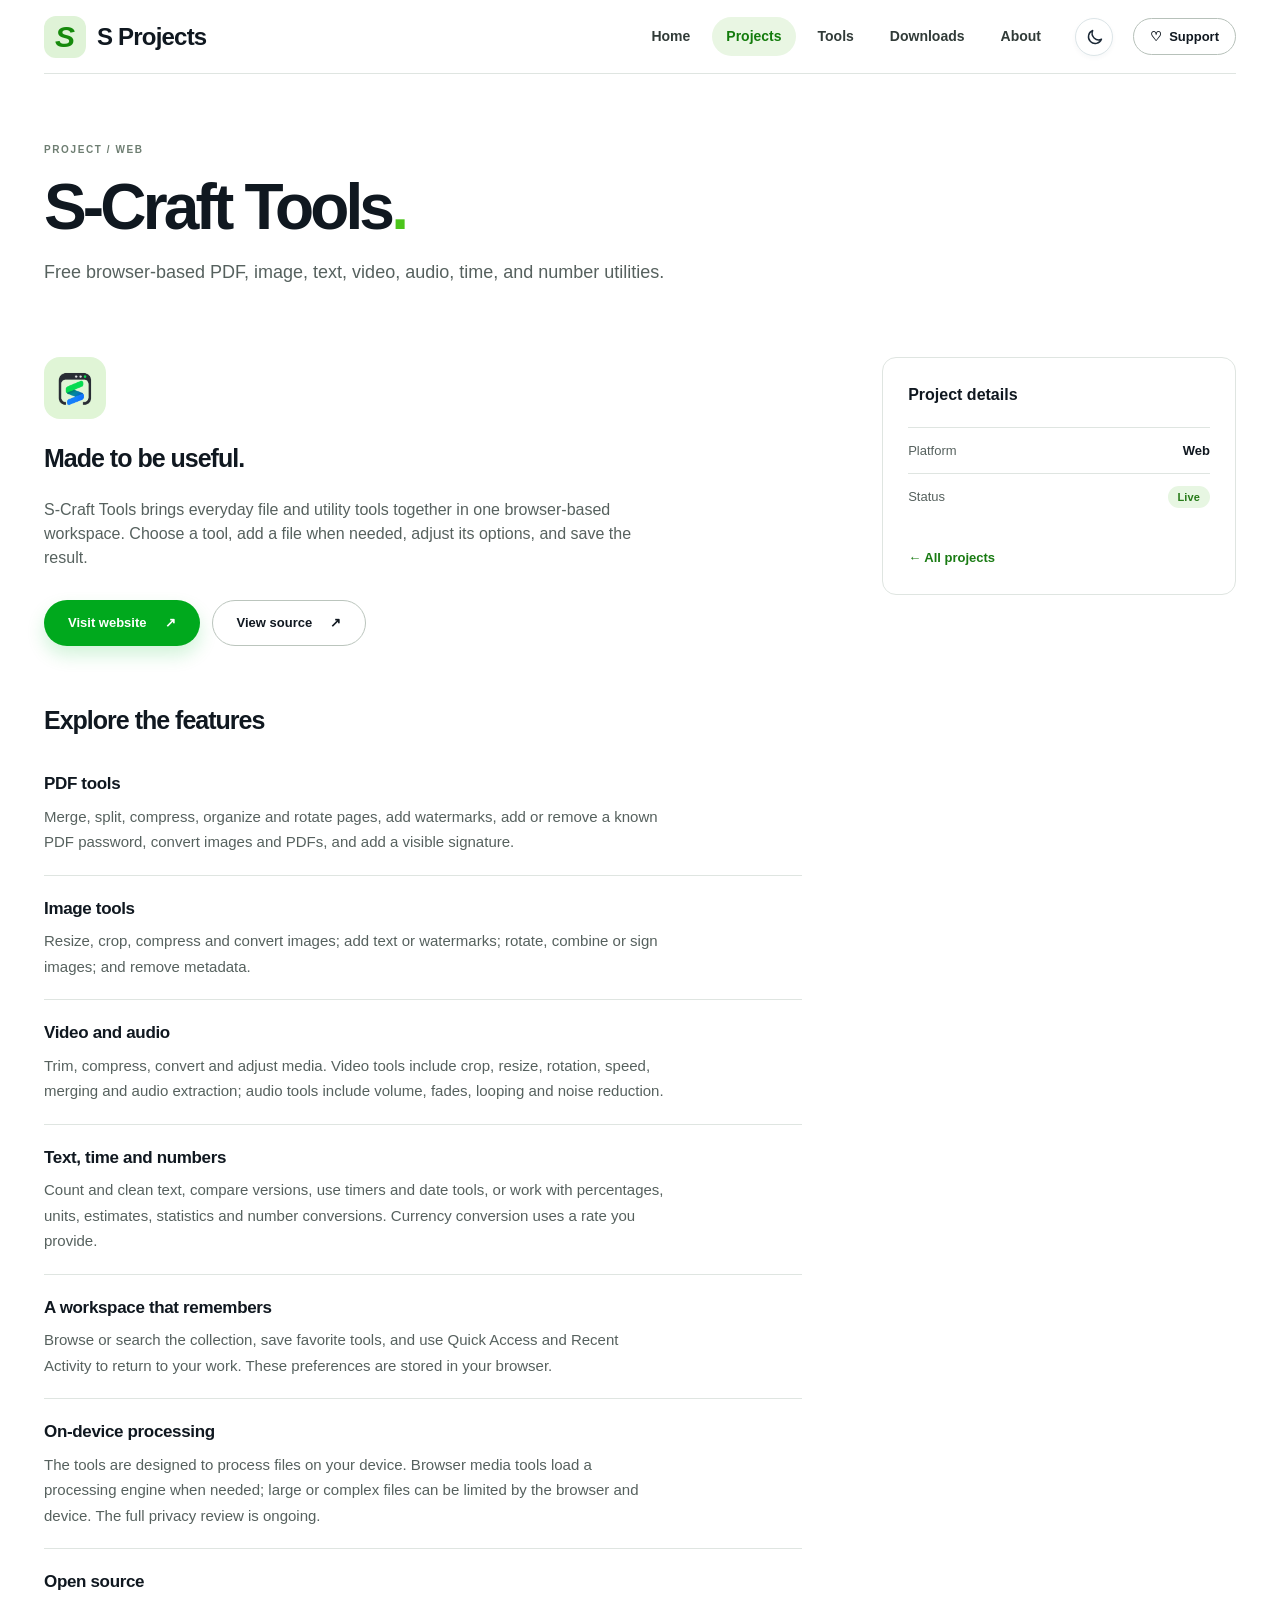
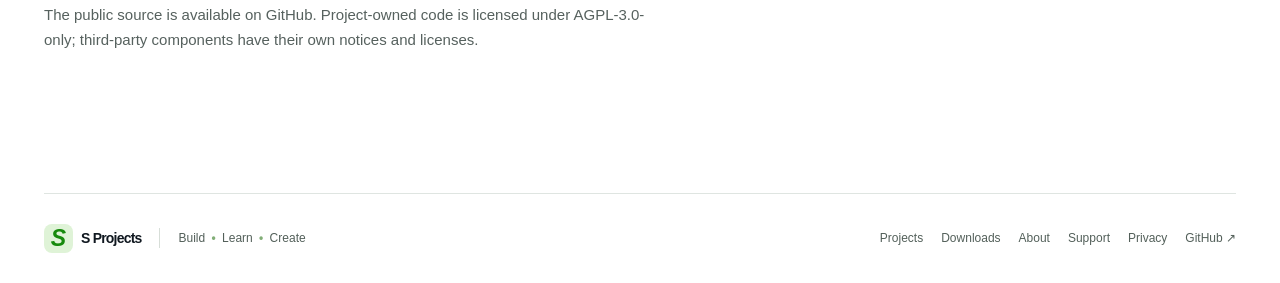
<file: projects/s-craft/index.html>
<!doctype html><html lang="en"><head><meta charset="utf-8"><meta name="viewport" content="width=device-width,initial-scale=1"><title>S-Craft Tools | S Projects</title><meta name="description" content="Free browser-based PDF, image, text, video, audio, time, and number utilities."><meta property="og:type" content="website"><meta property="og:title" content="S-Craft Tools | S Projects"><meta property="og:description" content="Free browser-based PDF, image, text, video, audio, time, and number utilities."><meta name="twitter:card" content="summary"><link rel="icon" href="/assets/favicon.svg" type="image/svg+xml"><link rel="stylesheet" href="/assets/style.css"><script src="/assets/main.js" defer></script></head><body><a class="skip" href="#main">Skip to content</a><header class="site-header wrap"><a class="brand" href="/" aria-label="S Projects home"><span class="brand-mark">S</span><span>S Projects</span></a><button class="menu-toggle" type="button" aria-expanded="false" aria-controls="navigation">Menu <span aria-hidden="true">☰</span></button><nav id="navigation" aria-label="Main navigation"><a  href="/">Home</a><a aria-current=page href="/projects/">Projects</a><a  href="/tools/">Tools</a><a  href="/downloads/">Downloads</a><a  href="/about/">About</a><a class="mobile-support" href="/support/">Support</a></nav><button class="theme-toggle" type="button" aria-label="Switch to dark theme" aria-pressed="false"><svg viewBox="0 0 24 24" fill="none" stroke="currentColor" stroke-width="1.8" stroke-linecap="round" stroke-linejoin="round" aria-hidden="true"><path d="M20.8 14.2A8.3 8.3 0 0 1 9.8 3.2 8.5 8.5 0 1 0 20.8 14.2Z"/></svg></button><div class="header-actions"><a class="github-link" href="https://github.com/s-creator01" target="_blank" rel="noopener noreferrer"><span class="github-symbol" aria-hidden="true">●</span><span class="sr-only">GitHub</span> <span aria-hidden="true">↗</span></a><a class="support-link" href="/support/">♡ &nbsp;Support</a></div></header><main id="main"><section class="page-intro wrap"><p class="eyebrow">PROJECT / WEB</p><h1>S-Craft Tools<span class="green-dot">.</span></h1><p>Free browser-based PDF, image, text, video, audio, time, and number utilities.</p></section><section class="wrap detail-layout"><div class="detail-main"><div class="detail-symbol card-icon craft" aria-hidden="true"><img class="project-logo" src="/assets/scraft-logo.png" alt=""></div><h2>Made to be useful.</h2><p>S-Craft Tools brings everyday file and utility tools together in one browser-based workspace. Choose a tool, add a file when needed, adjust its options, and save the result.</p><div class="hero-actions"><a class="button primary" href="https://s-creator01.github.io/s-craft-tools/" target="_blank" rel="noopener noreferrer">Visit website <span aria-hidden="true">↗</span></a><a class="button secondary" href="https://github.com/s-creator01/s-craft-tools" target="_blank" rel="noopener noreferrer">View source <span aria-hidden="true">↗</span></a></div><div class="feature-details"><h2>Explore the features</h2><section class="feature-detail"><h3>PDF tools</h3><p>Merge, split, compress, organize and rotate pages, add watermarks, add or remove a known PDF password, convert images and PDFs, and add a visible signature.</p></section><section class="feature-detail"><h3>Image tools</h3><p>Resize, crop, compress and convert images; add text or watermarks; rotate, combine or sign images; and remove metadata.</p></section><section class="feature-detail"><h3>Video and audio</h3><p>Trim, compress, convert and adjust media. Video tools include crop, resize, rotation, speed, merging and audio extraction; audio tools include volume, fades, looping and noise reduction.</p></section><section class="feature-detail"><h3>Text, time and numbers</h3><p>Count and clean text, compare versions, use timers and date tools, or work with percentages, units, estimates, statistics and number conversions. Currency conversion uses a rate you provide.</p></section><section class="feature-detail"><h3>A workspace that remembers</h3><p>Browse or search the collection, save favorite tools, and use Quick Access and Recent Activity to return to your work. These preferences are stored in your browser.</p></section><section class="feature-detail"><h3>On-device processing</h3><p>The tools are designed to process files on your device. Browser media tools load a processing engine when needed; large or complex files can be limited by the browser and device. The full privacy review is ongoing.</p></section><section class="feature-detail"><h3>Open source</h3><p>The public source is available on GitHub. Project-owned code is licensed under AGPL-3.0-only; third-party components have their own notices and licenses.</p></section></div></div><aside class="details-panel"><h2>Project details</h2><dl><div><dt>Platform</dt><dd>Web</dd></div><div><dt>Status</dt><dd><span class="status live">Live</span></dd></div></dl><a class="text-link" href="/projects/">← All projects</a></aside></section></main><footer class="site-footer wrap"><div class="footer-brand"><a class="brand small" href="/"><span class="brand-mark">S</span><span>S Projects</span></a><span class="footer-divider"></span><span>Build <b>•</b> Learn <b>•</b> Create</span></div><div class="footer-links"><a href="/projects/">Projects</a><a href="/downloads/">Downloads</a><a href="/about/">About</a><a href="/support/">Support</a><a href="/privacy/">Privacy</a><a class="" href="https://github.com/s-creator01" target="_blank" rel="noopener noreferrer">GitHub <span aria-hidden="true">↗</span></a></div></footer></body></html>
</file>
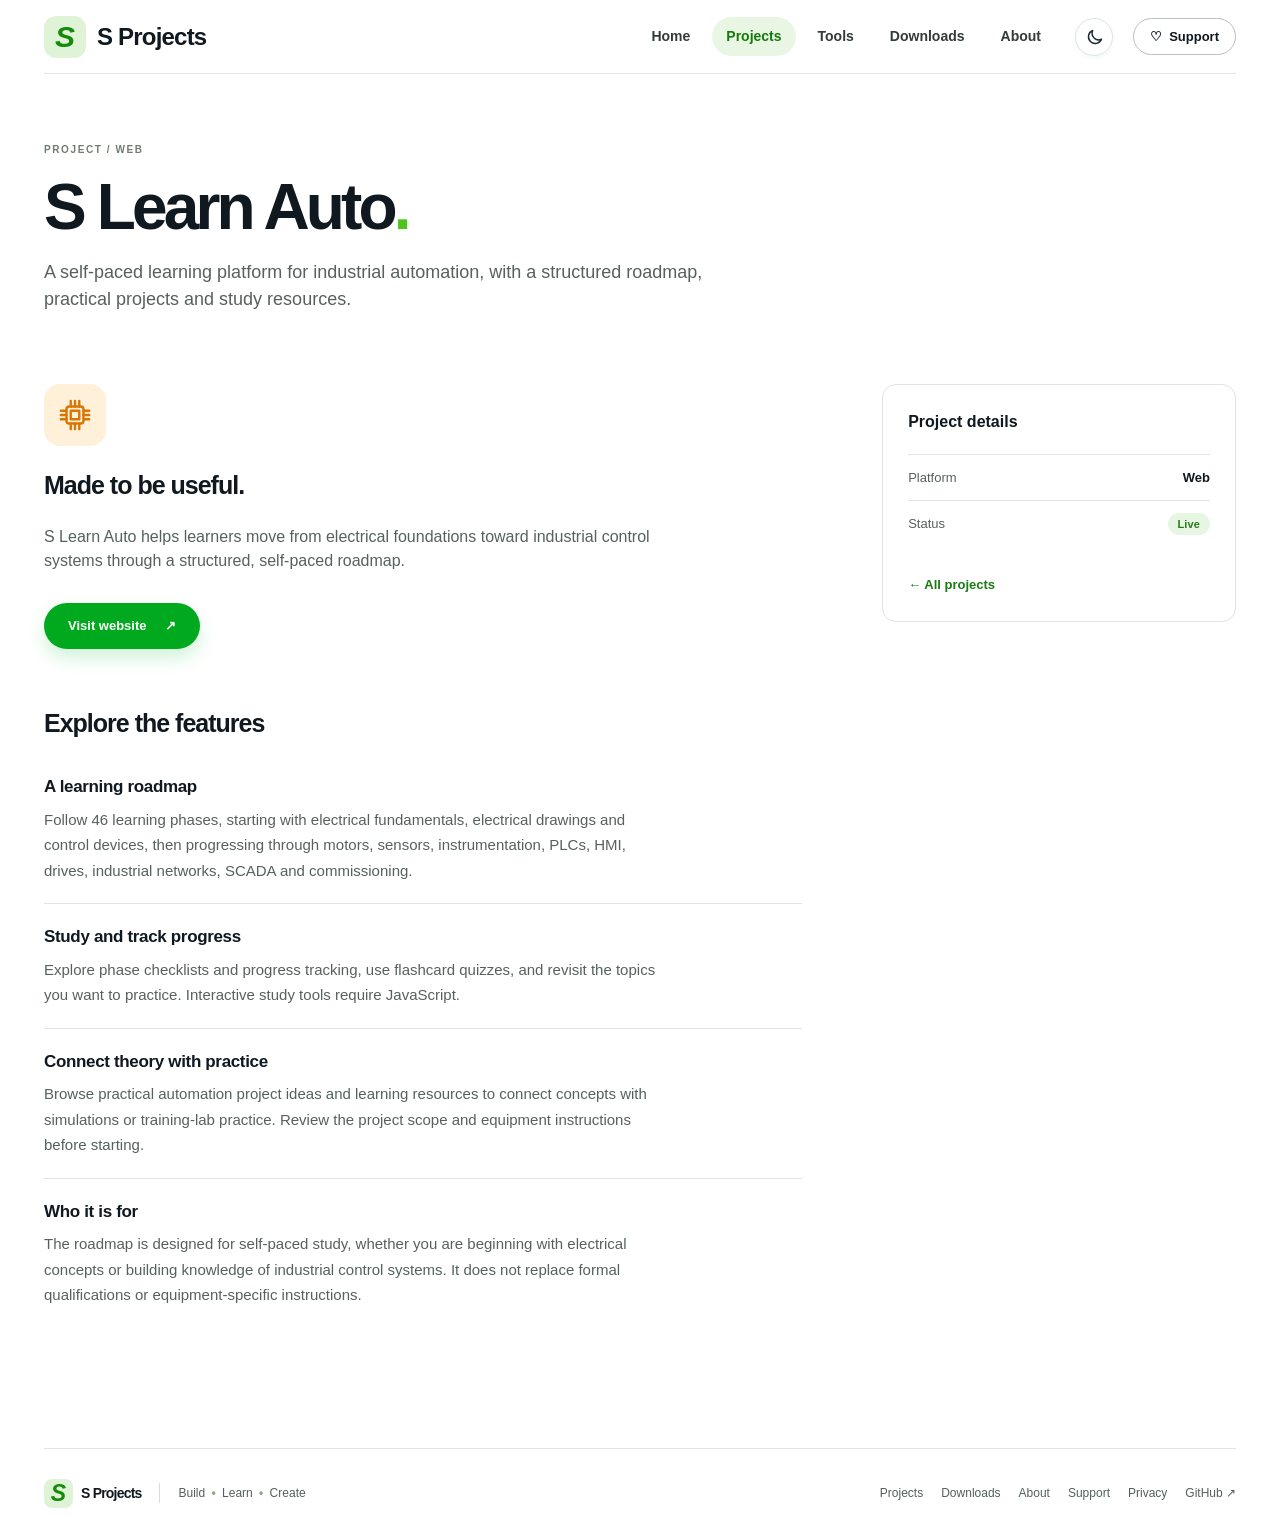
<file: projects/s-learn-auto/index.html>
<!doctype html><html lang="en"><head><meta charset="utf-8"><meta name="viewport" content="width=device-width,initial-scale=1"><title>S Learn Auto | S Projects</title><meta name="description" content="A self-paced learning platform for industrial automation, with a structured roadmap, practical projects and study resources."><meta property="og:type" content="website"><meta property="og:title" content="S Learn Auto | S Projects"><meta property="og:description" content="A self-paced learning platform for industrial automation, with a structured roadmap, practical projects and study resources."><meta name="twitter:card" content="summary"><link rel="icon" href="/assets/favicon.svg" type="image/svg+xml"><link rel="stylesheet" href="/assets/style.css"><script src="/assets/main.js" defer></script></head><body><a class="skip" href="#main">Skip to content</a><header class="site-header wrap"><a class="brand" href="/" aria-label="S Projects home"><span class="brand-mark">S</span><span>S Projects</span></a><button class="menu-toggle" type="button" aria-expanded="false" aria-controls="navigation">Menu <span aria-hidden="true">☰</span></button><nav id="navigation" aria-label="Main navigation"><a  href="/">Home</a><a aria-current=page href="/projects/">Projects</a><a  href="/tools/">Tools</a><a  href="/downloads/">Downloads</a><a  href="/about/">About</a><a class="mobile-support" href="/support/">Support</a></nav><button class="theme-toggle" type="button" aria-label="Switch to dark theme" aria-pressed="false"><svg viewBox="0 0 24 24" fill="none" stroke="currentColor" stroke-width="1.8" stroke-linecap="round" stroke-linejoin="round" aria-hidden="true"><path d="M20.8 14.2A8.3 8.3 0 0 1 9.8 3.2 8.5 8.5 0 1 0 20.8 14.2Z"/></svg></button><div class="header-actions"><a class="github-link" href="https://github.com/s-creator01" target="_blank" rel="noopener noreferrer"><span class="github-symbol" aria-hidden="true">●</span><span class="sr-only">GitHub</span> <span aria-hidden="true">↗</span></a><a class="support-link" href="/support/">♡ &nbsp;Support</a></div></header><main id="main"><section class="page-intro wrap"><p class="eyebrow">PROJECT / WEB</p><h1>S Learn Auto<span class="green-dot">.</span></h1><p>A self-paced learning platform for industrial automation, with a structured roadmap, practical projects and study resources.</p></section><section class="wrap detail-layout"><div class="detail-main"><div class="detail-symbol card-icon learn" aria-hidden="true"><svg viewBox="0 0 24 24" fill="none" stroke="currentColor" stroke-width="1.7" stroke-linecap="round" stroke-linejoin="round"><rect x="6" y="6" width="12" height="12" rx="2"/><path d="M9 9h6v6H9zM9 2v4M12 2v4M15 2v4M9 18v4M12 18v4M15 18v4M2 9h4M2 12h4M2 15h4M18 9h4M18 12h4M18 15h4"/></svg></div><h2>Made to be useful.</h2><p>S Learn Auto helps learners move from electrical foundations toward industrial control systems through a structured, self-paced roadmap.</p><div class="hero-actions"><a class="button primary" href="https://slearnauto.com/" target="_blank" rel="noopener noreferrer">Visit website <span aria-hidden="true">↗</span></a></div><div class="feature-details"><h2>Explore the features</h2><section class="feature-detail"><h3>A learning roadmap</h3><p>Follow 46 learning phases, starting with electrical fundamentals, electrical drawings and control devices, then progressing through motors, sensors, instrumentation, PLCs, HMI, drives, industrial networks, SCADA and commissioning.</p></section><section class="feature-detail"><h3>Study and track progress</h3><p>Explore phase checklists and progress tracking, use flashcard quizzes, and revisit the topics you want to practice. Interactive study tools require JavaScript.</p></section><section class="feature-detail"><h3>Connect theory with practice</h3><p>Browse practical automation project ideas and learning resources to connect concepts with simulations or training-lab practice. Review the project scope and equipment instructions before starting.</p></section><section class="feature-detail"><h3>Who it is for</h3><p>The roadmap is designed for self-paced study, whether you are beginning with electrical concepts or building knowledge of industrial control systems. It does not replace formal qualifications or equipment-specific instructions.</p></section></div></div><aside class="details-panel"><h2>Project details</h2><dl><div><dt>Platform</dt><dd>Web</dd></div><div><dt>Status</dt><dd><span class="status live">Live</span></dd></div></dl><a class="text-link" href="/projects/">← All projects</a></aside></section></main><footer class="site-footer wrap"><div class="footer-brand"><a class="brand small" href="/"><span class="brand-mark">S</span><span>S Projects</span></a><span class="footer-divider"></span><span>Build <b>•</b> Learn <b>•</b> Create</span></div><div class="footer-links"><a href="/projects/">Projects</a><a href="/downloads/">Downloads</a><a href="/about/">About</a><a href="/support/">Support</a><a href="/privacy/">Privacy</a><a class="" href="https://github.com/s-creator01" target="_blank" rel="noopener noreferrer">GitHub <span aria-hidden="true">↗</span></a></div></footer></body></html>
</file>
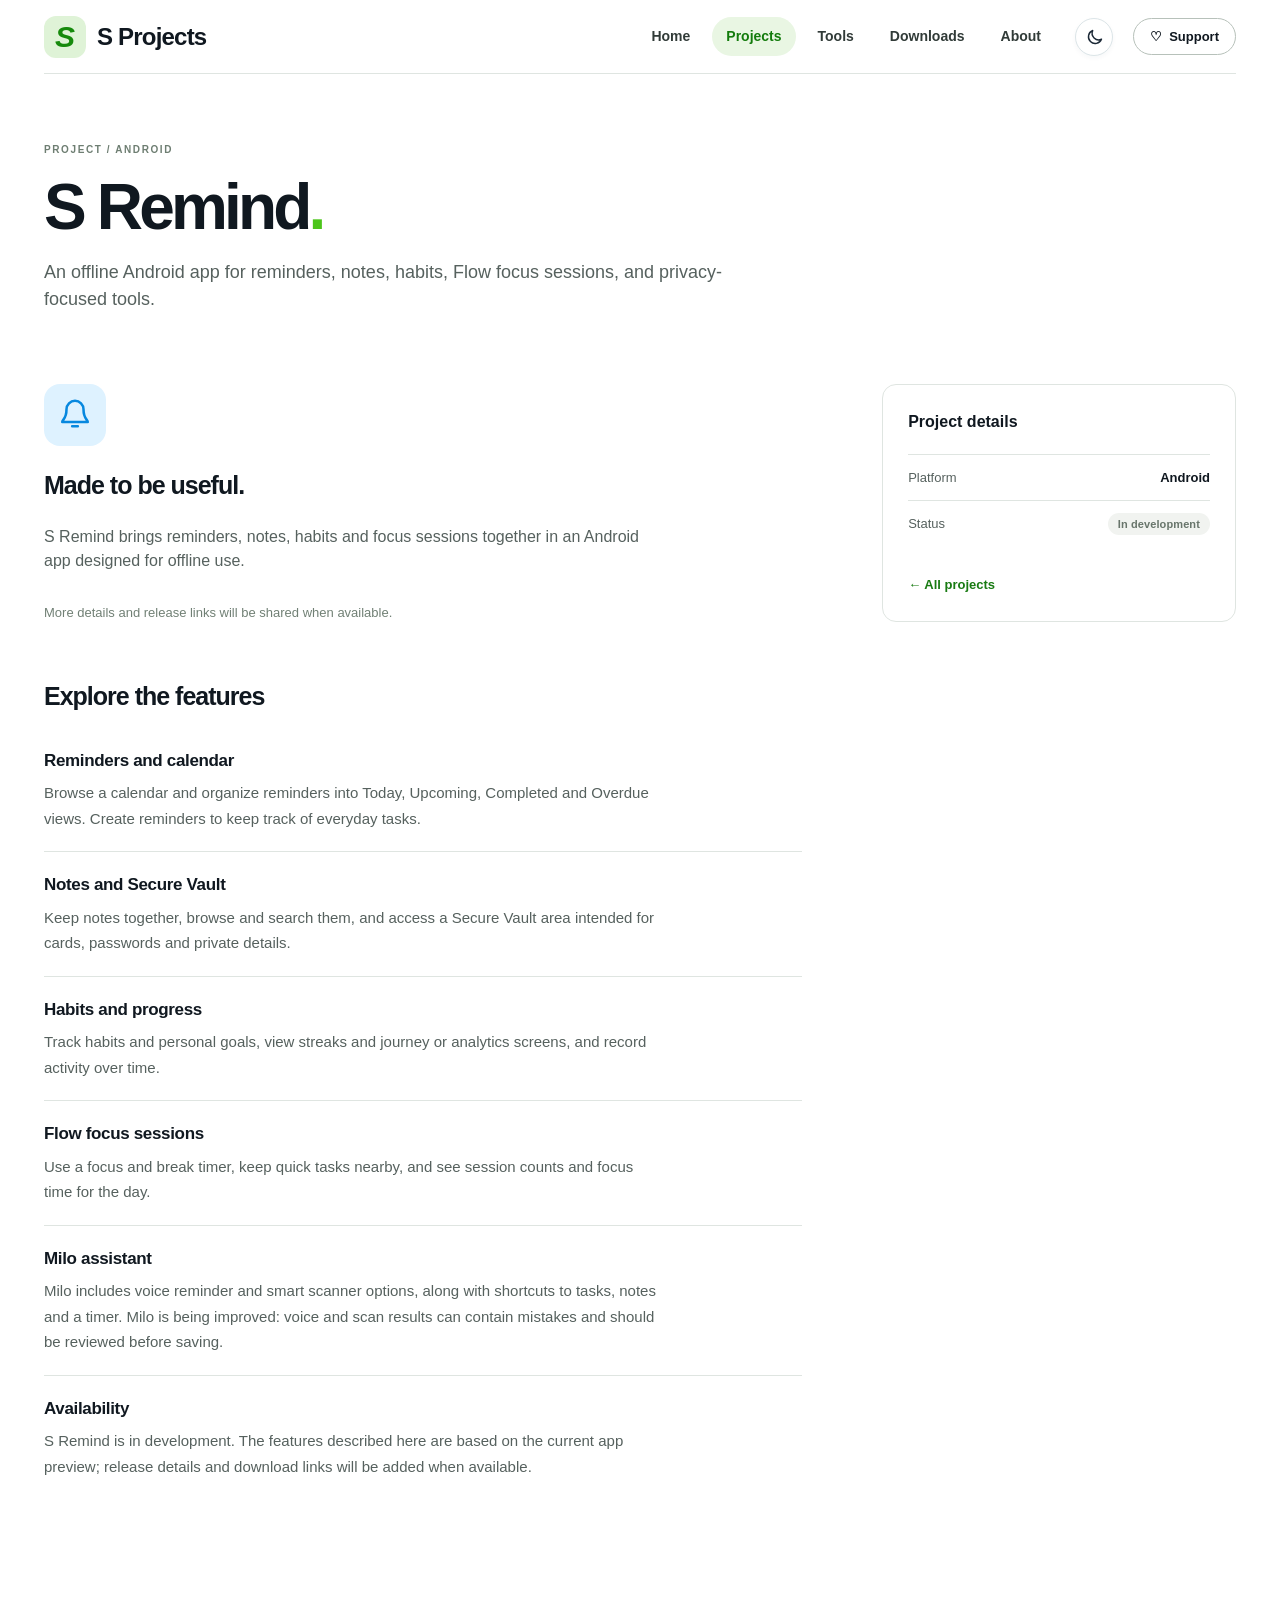
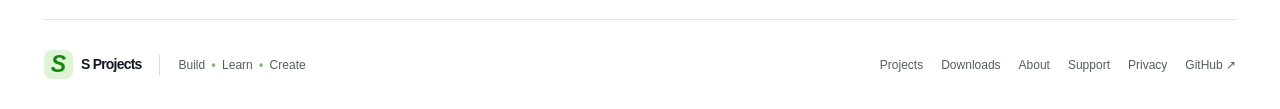
<file: projects/s-remind/index.html>
<!doctype html><html lang="en"><head><meta charset="utf-8"><meta name="viewport" content="width=device-width,initial-scale=1"><title>S Remind | S Projects</title><meta name="description" content="An offline Android app for reminders, notes, habits, Flow focus sessions, and privacy-focused tools."><meta property="og:type" content="website"><meta property="og:title" content="S Remind | S Projects"><meta property="og:description" content="An offline Android app for reminders, notes, habits, Flow focus sessions, and privacy-focused tools."><meta name="twitter:card" content="summary"><link rel="icon" href="/assets/favicon.svg" type="image/svg+xml"><link rel="stylesheet" href="/assets/style.css"><script src="/assets/main.js" defer></script></head><body><a class="skip" href="#main">Skip to content</a><header class="site-header wrap"><a class="brand" href="/" aria-label="S Projects home"><span class="brand-mark">S</span><span>S Projects</span></a><button class="menu-toggle" type="button" aria-expanded="false" aria-controls="navigation">Menu <span aria-hidden="true">☰</span></button><nav id="navigation" aria-label="Main navigation"><a  href="/">Home</a><a aria-current=page href="/projects/">Projects</a><a  href="/tools/">Tools</a><a  href="/downloads/">Downloads</a><a  href="/about/">About</a><a class="mobile-support" href="/support/">Support</a></nav><button class="theme-toggle" type="button" aria-label="Switch to dark theme" aria-pressed="false"><svg viewBox="0 0 24 24" fill="none" stroke="currentColor" stroke-width="1.8" stroke-linecap="round" stroke-linejoin="round" aria-hidden="true"><path d="M20.8 14.2A8.3 8.3 0 0 1 9.8 3.2 8.5 8.5 0 1 0 20.8 14.2Z"/></svg></button><div class="header-actions"><a class="github-link" href="https://github.com/s-creator01" target="_blank" rel="noopener noreferrer"><span class="github-symbol" aria-hidden="true">●</span><span class="sr-only">GitHub</span> <span aria-hidden="true">↗</span></a><a class="support-link" href="/support/">♡ &nbsp;Support</a></div></header><main id="main"><section class="page-intro wrap"><p class="eyebrow">PROJECT / ANDROID</p><h1>S Remind<span class="green-dot">.</span></h1><p>An offline Android app for reminders, notes, habits, Flow focus sessions, and privacy-focused tools.</p></section><section class="wrap detail-layout"><div class="detail-main"><div class="detail-symbol card-icon remind" aria-hidden="true"><svg viewBox="0 0 24 24" fill="none" stroke="currentColor" stroke-width="1.8" stroke-linecap="round" stroke-linejoin="round"><path d="M18 8a6 6 0 0 0-12 0c0 7-3 7-3 9h18c0-2-3-2-3-9M10 20h4"/></svg></div><h2>Made to be useful.</h2><p>S Remind brings reminders, notes, habits and focus sessions together in an Android app designed for offline use.</p><div class="hero-actions"><span class="notice">More details and release links will be shared when available.</span></div><div class="feature-details"><h2>Explore the features</h2><section class="feature-detail"><h3>Reminders and calendar</h3><p>Browse a calendar and organize reminders into Today, Upcoming, Completed and Overdue views. Create reminders to keep track of everyday tasks.</p></section><section class="feature-detail"><h3>Notes and Secure Vault</h3><p>Keep notes together, browse and search them, and access a Secure Vault area intended for cards, passwords and private details.</p></section><section class="feature-detail"><h3>Habits and progress</h3><p>Track habits and personal goals, view streaks and journey or analytics screens, and record activity over time.</p></section><section class="feature-detail"><h3>Flow focus sessions</h3><p>Use a focus and break timer, keep quick tasks nearby, and see session counts and focus time for the day.</p></section><section class="feature-detail"><h3>Milo assistant</h3><p>Milo includes voice reminder and smart scanner options, along with shortcuts to tasks, notes and a timer. Milo is being improved: voice and scan results can contain mistakes and should be reviewed before saving.</p></section><section class="feature-detail"><h3>Availability</h3><p>S Remind is in development. The features described here are based on the current app preview; release details and download links will be added when available.</p></section></div></div><aside class="details-panel"><h2>Project details</h2><dl><div><dt>Platform</dt><dd>Android</dd></div><div><dt>Status</dt><dd><span class="status ">In development</span></dd></div></dl><a class="text-link" href="/projects/">← All projects</a></aside></section></main><footer class="site-footer wrap"><div class="footer-brand"><a class="brand small" href="/"><span class="brand-mark">S</span><span>S Projects</span></a><span class="footer-divider"></span><span>Build <b>•</b> Learn <b>•</b> Create</span></div><div class="footer-links"><a href="/projects/">Projects</a><a href="/downloads/">Downloads</a><a href="/about/">About</a><a href="/support/">Support</a><a href="/privacy/">Privacy</a><a class="" href="https://github.com/s-creator01" target="_blank" rel="noopener noreferrer">GitHub <span aria-hidden="true">↗</span></a></div></footer></body></html>
</file>
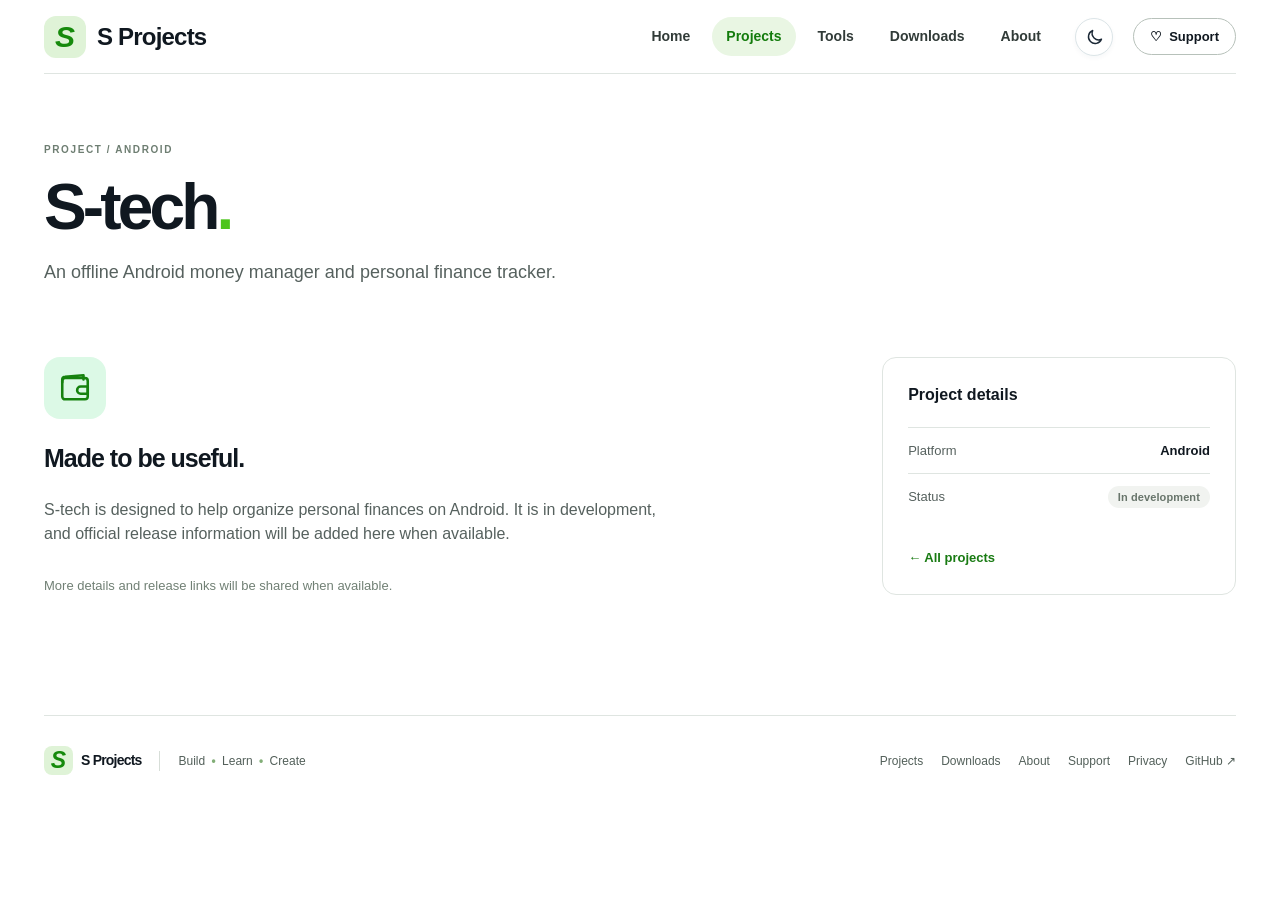
<file: projects/s-tech/index.html>
<!doctype html><html lang="en"><head><meta charset="utf-8"><meta name="viewport" content="width=device-width,initial-scale=1"><title>S-tech | S Projects</title><meta name="description" content="An offline Android money manager and personal finance tracker."><meta property="og:type" content="website"><meta property="og:title" content="S-tech | S Projects"><meta property="og:description" content="An offline Android money manager and personal finance tracker."><meta name="twitter:card" content="summary"><link rel="icon" href="/assets/favicon.svg" type="image/svg+xml"><link rel="stylesheet" href="/assets/style.css"><script src="/assets/main.js" defer></script></head><body><a class="skip" href="#main">Skip to content</a><header class="site-header wrap"><a class="brand" href="/" aria-label="S Projects home"><span class="brand-mark">S</span><span>S Projects</span></a><button class="menu-toggle" type="button" aria-expanded="false" aria-controls="navigation">Menu <span aria-hidden="true">☰</span></button><nav id="navigation" aria-label="Main navigation"><a  href="/">Home</a><a aria-current=page href="/projects/">Projects</a><a  href="/tools/">Tools</a><a  href="/downloads/">Downloads</a><a  href="/about/">About</a><a class="mobile-support" href="/support/">Support</a></nav><button class="theme-toggle" type="button" aria-label="Switch to dark theme" aria-pressed="false"><svg viewBox="0 0 24 24" fill="none" stroke="currentColor" stroke-width="1.8" stroke-linecap="round" stroke-linejoin="round" aria-hidden="true"><path d="M20.8 14.2A8.3 8.3 0 0 1 9.8 3.2 8.5 8.5 0 1 0 20.8 14.2Z"/></svg></button><div class="header-actions"><a class="github-link" href="https://github.com/s-creator01" target="_blank" rel="noopener noreferrer"><span class="github-symbol" aria-hidden="true">●</span><span class="sr-only">GitHub</span> <span aria-hidden="true">↗</span></a><a class="support-link" href="/support/">♡ &nbsp;Support</a></div></header><main id="main"><section class="page-intro wrap"><p class="eyebrow">PROJECT / ANDROID</p><h1>S-tech<span class="green-dot">.</span></h1><p>An offline Android money manager and personal finance tracker.</p></section><section class="wrap detail-layout"><div class="detail-main"><div class="detail-symbol card-icon stech" aria-hidden="true"><svg viewBox="0 0 24 24" fill="none" stroke="currentColor" stroke-width="1.8" stroke-linecap="round" stroke-linejoin="round"><rect x="3" y="5" width="18" height="15" rx="2"/><path d="M3 8V6a2 2 0 0 1 2-2l13-1v3M16 11h5v5h-5a2.5 2.5 0 0 1 0-5Z"/></svg></div><h2>Made to be useful.</h2><p>S-tech is designed to help organize personal finances on Android. It is in development, and official release information will be added here when available.</p><div class="hero-actions"><span class="notice">More details and release links will be shared when available.</span></div></div><aside class="details-panel"><h2>Project details</h2><dl><div><dt>Platform</dt><dd>Android</dd></div><div><dt>Status</dt><dd><span class="status ">In development</span></dd></div></dl><a class="text-link" href="/projects/">← All projects</a></aside></section></main><footer class="site-footer wrap"><div class="footer-brand"><a class="brand small" href="/"><span class="brand-mark">S</span><span>S Projects</span></a><span class="footer-divider"></span><span>Build <b>•</b> Learn <b>•</b> Create</span></div><div class="footer-links"><a href="/projects/">Projects</a><a href="/downloads/">Downloads</a><a href="/about/">About</a><a href="/support/">Support</a><a href="/privacy/">Privacy</a><a class="" href="https://github.com/s-creator01" target="_blank" rel="noopener noreferrer">GitHub <span aria-hidden="true">↗</span></a></div></footer></body></html>
</file>
<file: assets/style.css>
:root{--ink:#101820;--muted:#56615e;--green:#168a0c;--lime:#59c813;--line:#dfe5e1;--soft:#f0f9ec;--bg:#fbfcfa}*{box-sizing:border-box}html{scroll-behavior:smooth}body{margin:0;background:var(--bg);color:var(--ink);font-family:Inter,-apple-system,BlinkMacSystemFont,"Segoe UI",sans-serif;line-height:1.5;-webkit-font-smoothing:antialiased}a{color:inherit;text-decoration:none}a:focus-visible,button:focus-visible{outline:3px solid #279d1b;outline-offset:4px}.wrap{width:min(1350px,calc(100% - 96px));margin-inline:auto}.site-header{height:78px;display:flex;align-items:center;justify-content:space-between;border-bottom:1px solid var(--line);gap:30px}.brand{display:inline-flex;align-items:center;gap:11px;font-size:21px;font-weight:800;letter-spacing:-.8px;white-space:nowrap}.brand-mark{display:grid;place-items:center;width:39px;height:39px;border-radius:12px;background:#dff3d7;color:#168a0c;font-size:30px;font-weight:900;line-height:1;font-style:italic;letter-spacing:-3px;padding-right:3px}.site-header nav{display:flex;align-items:center;gap:8px}.site-header nav a{font-size:14px;font-weight:600;padding:9px 14px;border-radius:30px;color:#313b38}.site-header nav a:hover,.site-header nav a[aria-current=page]{background:#e9f6e3;color:#137b0c}.header-actions{display:flex;align-items:center;gap:22px}.github-link{font-size:22px;line-height:1}.support-link{border:1px solid #b7c1ba;border-radius:24px;padding:8px 16px;font-size:13px;font-weight:700}.menu-toggle,.mobile-support{display:none}.hero{min-height:397px;display:grid;grid-template-columns:1.12fr .88fr;align-items:center;position:relative;overflow:hidden}.hero-copy{padding:48px 0 53px;z-index:1}.eyebrow{font-size:10px;letter-spacing:.16em;font-weight:800;color:#6e7e72;margin:0 0 17px}.hero .eyebrow span{display:inline-block;width:19px;height:2px;background:#56b83c;vertical-align:middle;margin-right:8px}.hero h1{font-size:clamp(58px,6.4vw,94px);line-height:1;letter-spacing:-.065em;margin:0;font-weight:850}.hero h1 em{font-style:normal;color:#49bc11}.hero h2{font-size:clamp(27px,3vw,41px);line-height:1.15;letter-spacing:-.045em;margin:10px 0 18px;font-weight:600}.hero-copy>p:not(.eyebrow){font-size:18px;line-height:1.5;color:#45504d;max-width:500px;margin:0}.hero-actions{display:flex;align-items:center;flex-wrap:wrap;gap:12px;margin-top:27px}.button{display:inline-flex;gap:18px;align-items:center;justify-content:center;border-radius:9px;padding:12px 19px;font-size:13px;font-weight:750;min-height:46px}.primary{background:#188a0e;color:#fff}.primary:hover{background:#126d0a}.secondary{border:1px solid #bbc5bd;background:#fff}.secondary:hover,.support-link:hover{background:#f1f7ee}.hero-art{height:100%;position:relative;display:grid;place-items:center}.orbit{position:absolute;border-radius:50%;background:#eaf8e3}.orbit-one{width:490px;height:490px;right:-26px;top:-120px}.orbit-two{width:342px;height:342px;right:57px;top:-42px;background:#d9f2cf}.dot{position:absolute;left:15%;bottom:55px;width:60px;height:60px;background:#e2f4da;border-radius:50%}.hero-tile{z-index:1;width:190px;height:190px;display:grid;place-items:center;background:#fff;border:1px solid #e4eee0;border-radius:45px;box-shadow:0 18px 40px #3d7b2920;transform:rotate(-4deg)}.hero-tile span{font-weight:900;font-style:italic;font-size:155px;line-height:1;color:#39ad10;letter-spacing:-14px;padding-right:17px}.art-label{position:absolute;bottom:27px;right:50px;font-size:9px;font-weight:800;letter-spacing:.22em;color:#8ea58b}.art-label i{font-style:normal;color:#4eb336}.projects-section{padding:28px 0 67px}.section-heading{display:flex;justify-content:space-between;align-items:end;gap:20px;margin-bottom:20px}.section-heading .eyebrow{margin-bottom:7px}.section-heading h2{font-size:30px;letter-spacing:-.045em;line-height:1.15;margin:0}.green-dot{color:#4cc51b}.text-link,.card-links a{color:#197b13;font-size:13px;font-weight:750}.text-link:hover,.card-links a:hover{text-decoration:underline}.project-grid{display:grid;grid-template-columns:repeat(3,minmax(0,1fr));gap:13px}.project-card,.open-card{min-height:155px;border:1px solid var(--line);border-radius:14px;background:#fff;padding:22px;display:flex;gap:16px;position:relative;overflow:hidden}.project-card:hover{border-color:#b9d6b2}.card-icon{flex:none;display:grid;place-items:center;width:54px;height:54px;border-radius:13px;color:#16820e;background:#e0f5d6;font-size:29px;font-weight:700;line-height:1}.card-content{position:relative;z-index:1;flex:1;min-width:0}.card-top{display:flex;align-items:center;gap:8px;flex-wrap:wrap}.project-card h3,.open-card h3{font-size:17px;letter-spacing:-.03em;margin:0;font-weight:800}.project-card p,.open-card p{font-size:13px;color:#58635e;line-height:1.45;margin:6px 0 12px;max-width:250px}.status{font-size:9px;letter-spacing:.01em;font-weight:700;color:#68756b;background:#f1f3f0;border-radius:20px;padding:3px 7px;white-space:nowrap}.status.live{color:#277b19;background:#e7f6e2}.card-links{display:flex;gap:13px;flex-wrap:wrap}.card-links a{font-size:12px}.card-number{position:absolute;right:15px;bottom:6px;color:#f2f6f1;font-size:53px;font-weight:850;letter-spacing:-.08em;line-height:1}.muted-link{font-size:12px;color:#738077;font-weight:700}.open-card{background:#e9f8e3;border-color:#e2f2dc;justify-content:space-between}.open-card h3{margin-top:4px}.open-card p{margin:5px 0 10px}.code-icon{color:#219713;font-size:22px;font-weight:900}.open-link{font-size:11px;font-weight:750;display:inline-block;background:#18231d;color:#fff;border-radius:20px;padding:7px 12px}.open-decoration{align-self:center;font-size:64px;color:#cce9c3}.site-footer{border-top:1px solid var(--line);min-height:90px;display:flex;align-items:center;justify-content:space-between;gap:20px;color:#53605a;font-size:12px}.footer-brand,.footer-links{display:flex;align-items:center;gap:18px}.brand.small{font-size:14px;gap:8px;color:var(--ink)}.brand.small .brand-mark{width:29px;height:29px;font-size:23px;border-radius:8px}.footer-divider{height:20px;width:1px;background:#d7ded8}.footer-brand b{color:#82ae77;margin:0 3px}.footer-links a:hover{text-decoration:underline}.page-intro{padding:68px 0 36px}.page-intro h1{font-size:clamp(43px,5vw,67px);line-height:1.06;letter-spacing:-.06em;margin:0 0 17px}.page-intro>p:last-child{font-size:18px;color:var(--muted);max-width:680px;margin:0}.listing{padding:20px 0 100px;min-height:360px}.listing-count{font-size:10px;letter-spacing:.14em;font-weight:800;color:#87928a}.note-band{display:flex;gap:18px;align-items:center;margin-top:26px;padding:20px 24px;border-radius:12px;background:#eff8eb;font-size:14px}.note-band span{color:var(--muted)}.detail-layout,.prose-layout{display:grid;grid-template-columns:1.5fr .7fr;gap:80px;padding:35px 0 120px}.detail-main h2,.prose-layout h2,.empty-state h2{font-size:25px;letter-spacing:-.04em}.detail-main p,.prose-layout p,.empty-state p{color:var(--muted);max-width:620px}.detail-symbol{width:75px;height:75px;font-size:42px}.details-panel{border:1px solid var(--line);border-radius:14px;padding:25px;background:white;height:max-content}.details-panel h2{font-size:16px;margin:0 0 20px}.details-panel dl{margin:0 0 25px}.details-panel dl div{display:flex;justify-content:space-between;border-top:1px solid var(--line);padding:13px 0;font-size:13px}.details-panel dt{color:var(--muted)}.details-panel dd{margin:0;font-weight:700}.notice{color:#718075;font-size:13px}.empty-state{max-width:600px;border:1px solid var(--line);border-radius:14px;background:white;padding:30px}.empty-icon{display:grid;place-items:center;width:50px;height:50px;border-radius:12px;background:#e5f6df;color:#188a0e;font-size:27px}.quote-panel{background:#ecf8e8;border-radius:16px;padding:30px;align-self:start;min-height:180px}.quote-panel span{font-size:40px;color:#48af35;line-height:1}.quote-panel p{font-size:20px;color:#224d22;font-weight:700}.skip{position:absolute;top:-100px;left:10px;background:#fff;padding:10px;z-index:10}.skip:focus{top:10px}.sr-only{position:absolute;width:1px;height:1px;overflow:hidden;clip:rect(0,0,0,0)}@media(max-width:1050px){.wrap{width:calc(100% - 64px)}.site-header nav{gap:0}.site-header nav a{padding:9px}.project-grid{grid-template-columns:repeat(2,minmax(0,1fr))}.hero-tile{width:160px;height:160px}.hero-tile span{font-size:130px}.header-actions{gap:12px}.detail-layout,.prose-layout{gap:40px}}@media(max-width:700px){.wrap{width:calc(100% - 36px)}.site-header{height:68px;position:relative}.site-header nav{display:none;position:absolute;z-index:5;top:61px;left:0;right:0;padding:12px;background:#fff;border:1px solid var(--line);border-radius:13px;box-shadow:0 12px 25px #12220c18}.site-header nav.open{display:flex;flex-direction:column;align-items:stretch}.site-header nav a{padding:11px 13px}.mobile-support{display:block}.menu-toggle{display:block;margin-left:auto;border:1px solid var(--line);background:white;border-radius:8px;padding:8px 10px;font:inherit;font-size:12px;font-weight:700}.header-actions{display:none}.hero{grid-template-columns:1fr;min-height:0}.hero-copy{padding:46px 0 24px}.hero h1{font-size:59px}.hero h2{font-size:28px}.hero-copy>p:not(.eyebrow){font-size:16px}.hero-art{height:210px}.orbit-one{width:300px;height:300px;right:calc(50% - 150px);top:-40px}.orbit-two{width:220px;height:220px;right:calc(50% - 110px);top:-10px}.hero-tile{width:125px;height:125px;border-radius:30px}.hero-tile span{font-size:100px}.dot{left:14%;bottom:35px;width:36px;height:36px}.art-label{right:8px;bottom:12px;font-size:8px}.projects-section{padding:40px 0 48px}.project-grid{grid-template-columns:1fr}.project-card,.open-card{min-height:140px}.section-heading{align-items:start}.section-heading h2{font-size:27px}.section-heading>.text-link{font-size:12px;margin-top:25px}.site-footer{padding:25px 0;align-items:flex-start;flex-direction:column}.footer-links{flex-wrap:wrap;gap:16px}.page-intro{padding:52px 0 22px}.page-intro>p:last-child{font-size:16px}.detail-layout,.prose-layout{grid-template-columns:1fr;gap:30px;padding:25px 0 65px}.listing{padding-bottom:65px}.note-band{align-items:start;flex-direction:column;gap:4px}}@media(max-width:360px){.hero h1{font-size:51px}.hero h2{font-size:25px}.hero-actions{align-items:stretch}.button{padding-inline:15px}.footer-brand{gap:9px}.section-heading>.text-link{max-width:105px;text-align:right}}
/* Supplied project artwork and support details */
.hero-tile img{width:78%;height:78%;object-fit:contain}.project-logo{display:block;width:78%;height:78%;object-fit:contain}.support-qr{background:#fff;border:1px solid var(--line);border-radius:16px;padding:26px;align-self:start}.support-qr h2{font-size:18px;margin:0 0 6px}.support-qr>p{font-size:13px;margin:0 0 18px}.support-qr img{display:block;width:min(100%,240px);height:auto;border:1px solid #eef0eb;border-radius:8px}.support-qr .qr-fallback{font-size:12px;margin:16px 0 0}.qr-fallback a{color:#197b13;text-decoration:underline}.support-layout .hero-actions{margin-bottom:28px}

/* Center the S Projects mark and its circular backdrop at every size. */
.hero-art .orbit-one,.hero-art .orbit-two{left:50%;top:50%;right:auto;transform:translate(-50%,-50%)}
/* Collection layout inspired by the supplied reference */
.theme-toggle{border:1px solid var(--line);border-radius:50%;background:#fff;color:var(--ink);width:36px;height:36px;font-size:21px;line-height:1;cursor:pointer}.site-header{gap:20px}.site-header nav{margin-left:auto}.hero{min-height:430px;border-bottom:1px solid var(--line)}.hero h2{font-weight:750}.hero-art .orbit-one{width:480px;height:480px;background:#e8faee}.hero-art .orbit-two{width:330px;height:330px;background:#d9f9e2}.hero-tile{border-radius:48px;box-shadow:0 25px 40px #25b44036;transform:rotate(-10deg)}.orbital-ring{position:absolute;z-index:2;width:380px;height:130px;border:1px solid #3acb47;border-radius:50%;transform:rotate(-23deg);pointer-events:none}.hero-art .dot{z-index:3;left:20%;bottom:90px;background:#50e46f;width:18px;height:18px;box-shadow:0 0 20px #6be987}.art-label{bottom:24px;left:0;right:0;text-align:center;color:#456354}.projects-section{padding:40px 0 36px}.project-section-heading{align-items:center;margin-bottom:25px}.project-section-heading h2{border-left:7px solid #0eb52c;padding-left:15px}.project-section-heading p{margin:8px 0 0;color:#45544c;font-size:14px}.filters{display:flex;flex-wrap:wrap;gap:8px}.filters button{font:inherit;font-size:12px;font-weight:700;border:1px solid #d5dfd9;background:white;padding:9px 15px;border-radius:24px;color:var(--ink);cursor:pointer}.filters button[aria-pressed=true]{background:#08a924;border-color:#08a924;color:white}.home-grid,.project-grid{grid-template-columns:repeat(2,minmax(0,1fr));gap:16px}.project-card{display:block;min-height:210px;padding:24px;background:linear-gradient(125deg,#fff 65%,#f3fcf7);box-shadow:0 8px 18px #123a1c09}.project-card[hidden]{display:none}.card-heading{display:flex;gap:14px;align-items:center}.card-heading .status{margin-left:auto}.card-title{min-width:0}.card-title h3{font-size:20px}.card-subtitle{display:block;font-size:9px;font-weight:800;letter-spacing:.1em;color:#607066}.project-card p{font-size:14px;max-width:none;color:#45544c;margin:19px 0}.project-card .card-links{border-top:1px solid #e6eee8;padding-top:14px;gap:18px}.project-card .card-links a{font-size:12px}.card-icon.remind{background:#def2ff;color:#0788df}.card-icon.stech{background:#dcf9e6}.card-icon.learn{background:#fff0d9;color:#d97706}.more-banner{margin-top:24px;display:flex;align-items:center;gap:20px;padding:22px 28px;border-radius:18px;background:#e9f9ec}.more-banner h3{margin:0;font-size:20px;letter-spacing:-.03em}.more-banner p{margin:2px 0 0;color:#4d6154;font-size:13px}.more-icon{font-size:38px;color:#0aaa22;line-height:1}.more-banner .button{margin-left:auto}.open-source-line{font-size:12px;color:#65746a;margin-top:20px}.open-source-line a{color:#197b13;font-weight:700}.dark{color-scheme:dark;--ink:#f0f6f0;--muted:#bbcbbf;--line:#34453a;--bg:#111a15}.dark .site-header nav a,.dark .project-section-heading p,.dark .project-card p,.dark .more-banner p{color:#c1d1c4}.dark .site-header nav a[aria-current=page]{background:#204f2a;color:#a4eea3}.dark .theme-toggle,.dark .filters button,.dark .secondary,.dark .project-card,.dark .details-panel,.dark .empty-state,.dark .support-qr,.dark .site-header nav.open{background:#1c2921;color:var(--ink)}.dark .project-card{background:#1c2921}.dark .filters button[aria-pressed=true]{background:#0b9e2c;color:white}.dark .more-banner,.dark .note-band,.dark .quote-panel{background:#203d29}.dark .hero-art .orbit-one{background:#1d3f2a}.dark .hero-art .orbit-two{background:#295937}.dark .hero-tile{background:#eefbf0}.dark .site-footer,.dark .open-source-line{color:#aabbb0}.dark .text-link,.dark .card-links a,.dark .open-source-line a{color:#90df87}.dark .site-header nav a:hover,.dark .secondary:hover{background:#294732}.dark .quote-panel p{color:#d3f3d4}
@media(max-width:1050px){.home-grid,.project-grid{grid-template-columns:repeat(2,minmax(0,1fr))}.site-header{gap:10px}.site-header nav a{padding:9px 8px}.hero-art .orbit-one{width:390px;height:390px}.hero-art .orbit-two{width:285px;height:285px}.orbital-ring{width:300px}}
@media(max-width:700px){.theme-toggle{flex:none}.hero{padding-bottom:20px}.hero-art .orbit-one{width:300px;height:300px}.hero-art .orbit-two{width:220px;height:220px}.orbital-ring{width:255px;height:85px}.hero-art .dot{left:18%;bottom:30px}.project-section-heading{align-items:flex-start;flex-direction:column}.filters{gap:7px}.filters button{padding:8px 12px}.home-grid,.project-grid{grid-template-columns:1fr}.project-card{min-height:190px}.more-banner{align-items:flex-start;flex-wrap:wrap;gap:12px;padding:20px}.more-banner .button{margin-left:0}.more-banner>div:nth-child(2){flex:1;min-width:200px}.header-actions{display:none}}
.dark .hero-copy>p:not(.eyebrow),.dark .page-intro>p:last-child,.dark .detail-main p,.dark .prose-layout p,.dark .empty-state p{color:#c2d2c6}.dark .menu-toggle{background:#1c2921;border-color:#4b6051;color:#f0f6f0}.dark .art-label,.dark .eyebrow,.dark .card-subtitle{color:#b6d0bc}.dark .status{background:#35443a;color:#e0e9e2}.dark .status.live{background:#254f2c;color:#acf0ab}
/* Reference composition */
.wrap{width:min(1200px,calc(100% - 88px))}.site-header{height:74px}.brand{font-size:24px}.brand-mark{width:42px;height:42px}.site-header nav a{font-size:14px}.site-header nav{gap:8px}.header-actions .github-link{display:none}.hero{min-height:475px;grid-template-columns:1fr 1fr}.hero-copy{padding:45px 0}.hero h1{font-size:clamp(60px,7.6vw,83px);letter-spacing:-.06em}.hero h2{font-size:clamp(29px,3.4vw,38px);font-weight:800;margin-top:12px}.hero-copy>p:not(.eyebrow){font-size:16px;max-width:500px;color:#17232c}.hero-badges{display:flex;gap:10px;flex-wrap:wrap;margin-top:20px}.hero-badges span{border:1px solid #e5eeea;border-radius:25px;padding:8px 13px;background:#fff;box-shadow:0 2px 4px #11111108;font-size:12px;font-weight:700;white-space:nowrap}.hero-actions{margin-top:30px}.button{border-radius:24px;padding:12px 24px;font-size:13px}.primary{background:#00a91d;box-shadow:0 9px 18px #08be3630}.hero-art{overflow:hidden}.hero-art .orbit-one{width:510px;height:510px}.hero-art .orbit-two{width:350px;height:350px}.art-label{letter-spacing:.25em;font-size:11px;bottom:55px;color:#263b3d}.project-section-heading{margin-bottom:30px}.project-section-heading h2{font-size:34px}.project-section-heading p{font-size:14px;max-width:490px}.filters button{font-size:13px}.project-card{min-height:260px;display:flex;flex-direction:column;padding:20px 26px;border-radius:21px;box-shadow:0 10px 25px #31774612}.card-heading{gap:16px}.card-icon{width:62px;height:62px;border-radius:16px}.card-icon svg{width:34px;height:34px}.card-title h3{font-size:22px}.card-subtitle{margin-top:1px;color:#344857}.status{font-size:11px;padding:5px 10px}.project-card p{font-size:14px;margin:16px 0}.project-card .card-links{margin-top:auto;border:0;padding-top:15px;align-items:center;gap:18px}.project-card .card-links a{font-size:12px;font-weight:700}.card-links .card-detail{background:#f0f3f5;color:#182028;border:1px solid #dbe4e8;border-radius:22px;padding:9px 20px}.card-links .card-primary{background:#00a91d;color:white;border-radius:22px;padding:10px 17px}.platform-label{font-size:12px;border-left:1px solid #d3dddf;padding-left:18px}.availability{border-radius:12px;background:#f3f7f6;padding:13px 15px;display:flex;justify-content:space-between;font-size:12px;color:#41504a}.availability strong{color:#207b2e}.feature-tags{display:flex;gap:8px;flex-wrap:wrap}.feature-tags span{font-size:11px;border-radius:20px;padding:5px 11px;border:1px solid #ccefd8;background:#f3fcf6;color:#155b31}.craft-card{border-color:#78d994}.more-banner{padding:26px 38px;margin-top:48px;min-height:112px}.more-banner h3{font-size:22px}.more-banner p{font-size:14px}.more-icon{font-size:45px;border-right:2px solid #18a932;padding-right:22px}.open-source-line{margin-top:18px}.dark .hero-copy>p:not(.eyebrow){color:#c2d2c6}.dark .hero-badges span,.dark .availability{background:#23352a;border-color:#435649;color:#d0e2d4}.dark .availability strong{color:#a1e7a6}.dark .feature-tags span{background:#223c2b;color:#b7efc2;border-color:#416748}.dark .card-links .card-detail{background:#34443a;color:#f5f9f5;border-color:#506658}.dark .card-subtitle{color:#c0d2c3}
@media(max-width:1050px){.wrap{width:calc(100% - 72px)}.site-header nav{gap:0}.site-header nav a{padding:9px}.hero h1{font-size:clamp(56px,7.6vw,78px)}.hero-art .orbit-one{width:420px;height:420px}.hero-art .orbit-two{width:310px;height:310px}.card-title h3{font-size:19px}.project-card{padding:20px}.hero-badges span{padding:8px 10px}}
@media(max-width:700px){.wrap{width:calc(100% - 36px)}.site-header{height:68px}.brand{font-size:20px}.brand-mark{width:38px;height:38px}.hero{grid-template-columns:1fr;min-height:0}.hero-copy{padding:45px 0 20px}.hero h1{font-size:56px}.hero h2{font-size:28px}.hero-art{height:245px}.hero-art .orbit-one{width:300px;height:300px}.hero-art .orbit-two{width:220px;height:220px}.art-label{bottom:7px;font-size:9px}.project-section-heading h2{font-size:30px}.project-card{min-height:220px}.more-banner{margin-top:24px;padding:22px}.more-banner h3{font-size:19px}.more-icon{font-size:34px;padding-right:15px}.hero-badges{gap:7px}.hero-badges span{font-size:11px}}
.hero-illustration{display:block;position:absolute;width:110%;max-width:560px;height:auto;left:50%;top:46%;transform:translate(-50%,-50%);z-index:2}.hero-art .orbit,.hero-art .orbital-ring,.hero-art .dot,.hero-art .hero-tile{visibility:hidden}.hero-art .art-label{z-index:3}.dark .hero-illustration{display:none}.dark .hero-art .orbit,.dark .hero-art .orbital-ring,.dark .hero-art .dot,.dark .hero-art .hero-tile{visibility:visible}@media(max-width:700px){.hero-illustration{width:300px;top:48%}}
:root{--bg:#fff}.dark{--bg:#111a15}
.hero h1 em{display:inline-block;margin-right:.12em}.more-icon svg{width:45px;height:45px;display:block}@media(max-width:700px){.more-icon svg{width:34px;height:34px}}
/* Compact project actions and consistent theme icon */
.theme-toggle{display:grid;place-items:center;width:38px;height:38px;padding:9px;flex:none;color:#1b2836;background:#fff;border:1px solid #dce5e8;box-shadow:0 2px 5px #1733490a}.theme-toggle svg{display:block;width:19px;height:19px}.dark .theme-toggle{color:#e9f4ec;background:#1c2921;border-color:#4b6051}.availability{display:block;padding:10px 12px}.availability>div:first-child{display:flex;justify-content:space-between;gap:8px}.status-track{margin-top:8px;height:7px;background:#dce4e7;border-radius:8px}.dark .status-track{background:#506157}.project-card .card-links{gap:0;flex-wrap:wrap;row-gap:10px}.card-action{display:inline-flex;align-items:center;gap:6px;font-size:12px;line-height:1.15;color:var(--ink);padding:2px 12px;border-left:1px solid #d5dfe2}.card-action svg{display:block;width:17px;height:17px;flex:none}.project-card .card-links .card-detail{margin-right:14px}.project-card .card-links .card-primary{display:inline-flex;align-items:center;gap:7px;color:white;border:0;margin-right:12px;padding:10px 15px}.card-action.muted-action{color:#596970;cursor:default}.dark .card-action{border-color:#56695b}.dark .card-action.muted-action{color:#b4c4b7}.dark .project-card .card-links .card-primary{color:white}.card-action:hover:not(.muted-action){text-decoration:underline}.project-card .card-links .card-primary:hover{background:#078c21;text-decoration:none}
@media(max-width:1050px){.project-card .card-links{row-gap:10px}.card-action{padding-inline:9px}.project-card .card-links .card-detail{margin-right:9px}}
@media(max-width:700px){.project-card .card-links{gap:8px 0}.card-action{font-size:11px;padding-inline:8px}.project-card .card-links .card-primary{margin-right:6px}.theme-toggle{width:38px;height:38px}}
@media(max-width:700px){.project-card .card-links .card-detail{padding:8px 13px;margin-right:4px}.card-action{font-size:10px;padding-inline:6px;gap:4px}.card-action svg{width:15px;height:15px}}
.feature-details{margin-top:56px}.feature-details>h2{margin-bottom:12px}.feature-detail{padding:20px 0;border-bottom:1px solid var(--line)}.feature-detail h3{font-size:17px;letter-spacing:-.02em;margin:0 0 7px}.feature-detail p{font-size:15px;line-height:1.7;margin:0}.feature-detail:last-child{border-bottom:0}.craft-card .card-links{column-gap:0;row-gap:10px}.craft-card .card-links .card-detail{margin-right:10px}@media(max-width:700px){.feature-details{margin-top:40px}.feature-detail{padding:16px 0}.craft-card .card-links .card-detail{margin-right:6px}}
</file>
